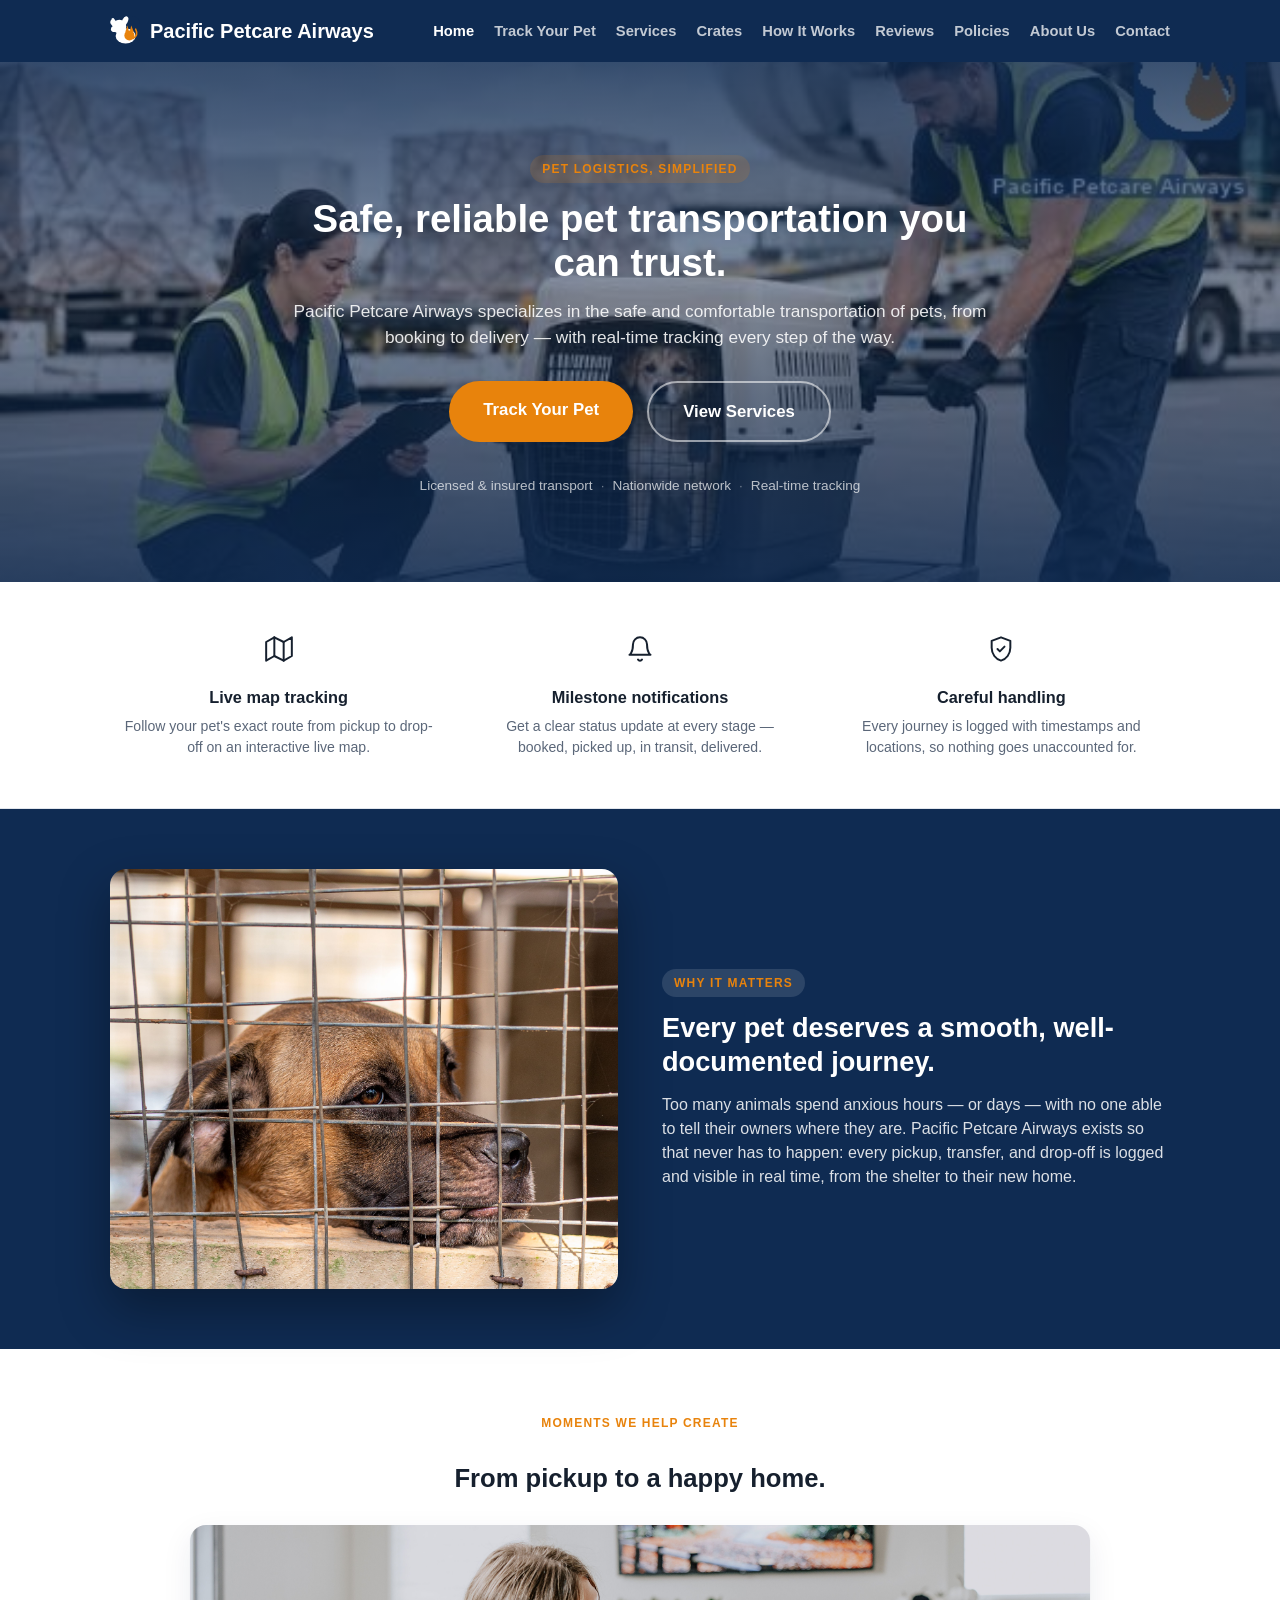
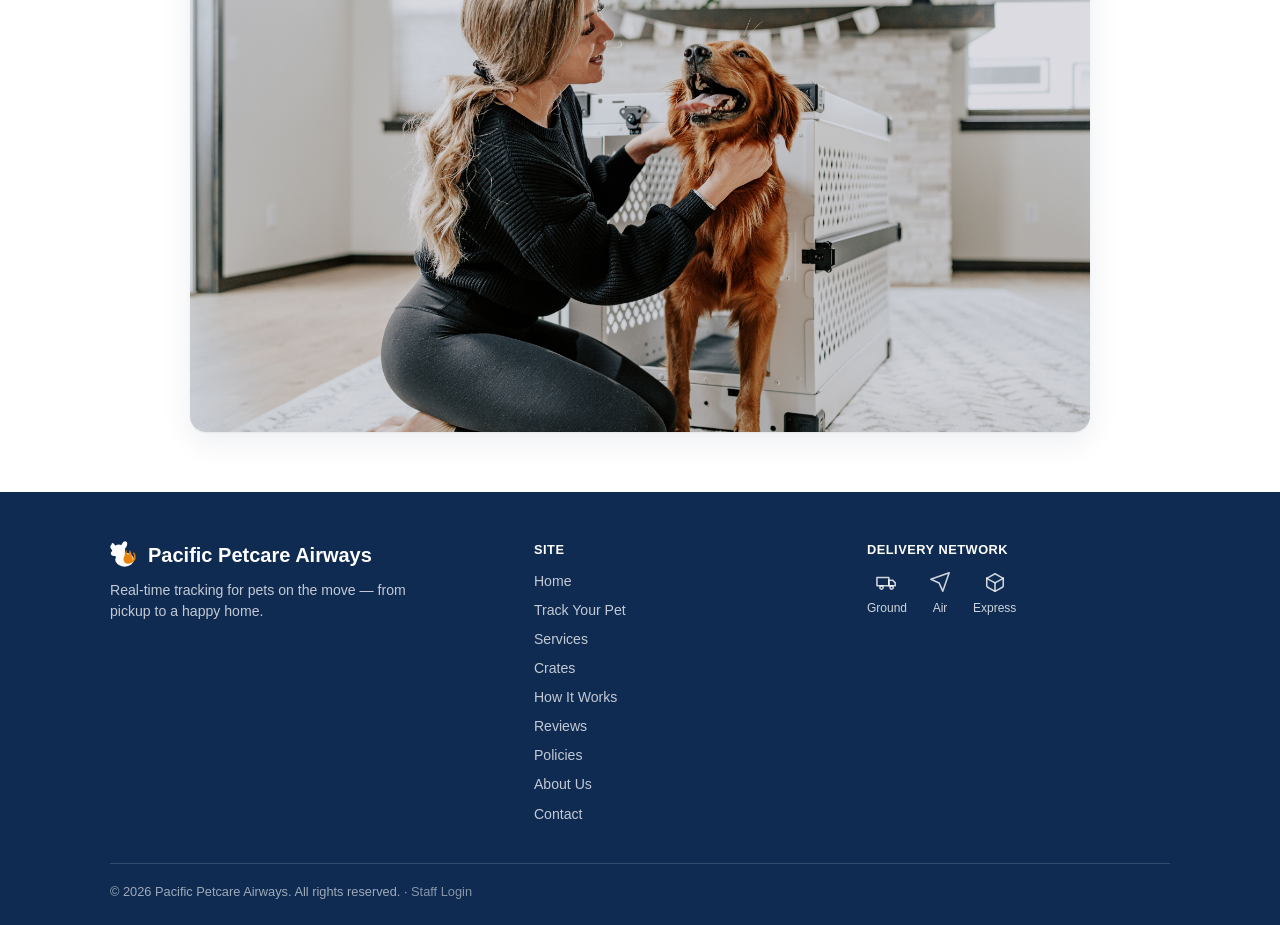
<file: index.html>
<!DOCTYPE html>
<html lang="en">
<head>
<meta charset="UTF-8">
<meta name="viewport" content="width=device-width, initial-scale=1.0">
<title>Pacific Petcare Airways — Pet Transport Tracking</title>
<link rel="icon" type="image/svg+xml" href="assets/logo.svg">
<link rel="stylesheet" href="css/styles.css">
</head>
<body>

<header class="site-header">
  <div class="header-inner">
    <a href="index.html" class="brand">
      <img class="brand-mark" src="assets/logo.svg" width="30" height="30" alt="">
      <span class="brand-name">Pacific Petcare Airways</span>
    </a>
    <nav class="header-nav">
      <a href="index.html" class="nav-link active">Home</a>
      <a href="track.html" class="nav-link">Track Your Pet</a>
      <a href="service.html" class="nav-link">Services</a>
      <a href="crate.html" class="nav-link">Crates</a>
      <a href="process.html" class="nav-link">How It Works</a>
      <a href="reviews.html" class="nav-link">Reviews</a>
      <a href="policies.html" class="nav-link">Policies</a>
      <a href="about.html" class="nav-link">About Us</a>
      <a href="contact.html" class="nav-link">Contact</a>
    </nav>
  </div>
</header>

<section class="hero">
  <img class="hero-bg-photo" src="assets/photos/stock/home-hero-team.jpg" alt="Pacific Petcare Airways staff loading a dog in a travel crate onto a cargo cart at an airport">
  <div class="hero-scrim"></div>
  <div class="hero-inner">
    <span class="eyebrow">PET LOGISTICS, SIMPLIFIED</span>
    <h1>Safe, reliable pet transportation you can trust.</h1>
    <p>Pacific Petcare Airways specializes in the safe and comfortable transportation of pets, from booking to delivery — with real-time tracking every step of the way.</p>
    <div class="hero-actions">
      <a href="track.html" class="btn btn-primary btn-large">Track Your Pet</a>
      <a href="service.html" class="btn btn-outline-light btn-large">View Services</a>
    </div>
    <div class="hero-trust">
      <span>Licensed &amp; insured transport</span>
      <span class="dot">&middot;</span>
      <span>Nationwide network</span>
      <span class="dot">&middot;</span>
      <span>Real-time tracking</span>
    </div>
  </div>
</section>

<section class="features">
  <div class="features-inner">
    <div class="feature" data-reveal="up" data-reveal-delay="1">
      <div class="feature-icon">
        <svg viewBox="0 0 24 24" width="28" height="28" fill="none" stroke="currentColor" stroke-width="1.7" stroke-linecap="round" stroke-linejoin="round"><polygon points="1 6 1 22 8 18 16 22 23 18 23 2 16 6 8 2 1 6"/><line x1="8" y1="2" x2="8" y2="18"/><line x1="16" y1="6" x2="16" y2="22"/></svg>
      </div>
      <h3>Live map tracking</h3>
      <p>Follow your pet's exact route from pickup to drop-off on an interactive live map.</p>
    </div>
    <div class="feature" data-reveal="up" data-reveal-delay="2">
      <div class="feature-icon">
        <svg viewBox="0 0 24 24" width="28" height="28" fill="none" stroke="currentColor" stroke-width="1.7" stroke-linecap="round" stroke-linejoin="round"><path d="M18 8a6 6 0 0 0-12 0c0 7-3 9-3 9h18s-3-2-3-9"/><path d="M13.73 21a2 2 0 0 1-3.46 0"/></svg>
      </div>
      <h3>Milestone notifications</h3>
      <p>Get a clear status update at every stage — booked, picked up, in transit, delivered.</p>
    </div>
    <div class="feature" data-reveal="up" data-reveal-delay="3">
      <div class="feature-icon">
        <svg viewBox="0 0 24 24" width="28" height="28" fill="none" stroke="currentColor" stroke-width="1.7" stroke-linecap="round" stroke-linejoin="round"><path d="M12 2 4 5v6c0 5.25 3.4 9.74 8 11 4.6-1.26 8-5.75 8-11V5l-8-3z"/><polyline points="9 12 11 14 15 10"/></svg>
      </div>
      <h3>Careful handling</h3>
      <p>Every journey is logged with timestamps and locations, so nothing goes unaccounted for.</p>
    </div>
  </div>
</section>

<section class="story">
  <div class="story-inner">
    <img class="story-photo" data-reveal="left" src="assets/photos/stock/kennel-dog.jpg" alt="A dog waiting in a shelter kennel">
    <div class="story-copy" data-reveal="right">
      <span class="eyebrow eyebrow-dark">WHY IT MATTERS</span>
      <h2>Every pet deserves a smooth, well-documented journey.</h2>
      <p>Too many animals spend anxious hours — or days — with no one able to tell their owners where they are. Pacific Petcare Airways exists so that never has to happen: every pickup, transfer, and drop-off is logged and visible in real time, from the shelter to their new home.</p>
    </div>
  </div>
</section>

<section class="gallery">
  <div class="gallery-inner">
    <span class="eyebrow eyebrow-dark" data-reveal="up">MOMENTS WE HELP CREATE</span>
    <h2 data-reveal="up" data-reveal-delay="1">From pickup to a happy home.</h2>
    <div class="carousel" id="carousel" data-reveal="up" data-reveal-delay="2">
      <img src="assets/photos/stock/delivered-crate.jpg" alt="A dog greeting its owner beside an open travel crate at home" class="carousel-slide active">
      <img src="assets/photos/stock/child-with-dog.jpg" alt="A child hugging a puppy" class="carousel-slide">
      <img src="assets/photos/stock/family-with-cat.jpg" alt="A mother and daughter with their cat by the fireplace" class="carousel-slide">
    </div>
  </div>
</section>

<footer class="site-footer">
  <div class="footer-inner">
    <div class="footer-top">
      <div class="footer-brand">
        <a href="index.html" class="brand">
          <img class="brand-mark" src="assets/logo.svg" width="28" height="28" alt="">
          <span class="brand-name">Pacific Petcare Airways</span>
        </a>
        <p>Real-time tracking for pets on the move — from pickup to a happy home.</p>
      </div>
      <div class="footer-links">
        <h4>Site</h4>
        <a href="index.html">Home</a>
        <a href="track.html">Track Your Pet</a>
        <a href="service.html">Services</a>
        <a href="crate.html">Crates</a>
        <a href="process.html">How It Works</a>
        <a href="reviews.html">Reviews</a>
        <a href="policies.html">Policies</a>
        <a href="about.html">About Us</a>
        <a href="contact.html">Contact</a>
      </div>
      <div class="footer-network">
        <h4>Delivery Network</h4>
        <div class="network-icons">
          <div class="network-icon">
            <svg viewBox="0 0 24 24" width="22" height="22" fill="none" stroke="currentColor" stroke-width="1.7" stroke-linecap="round" stroke-linejoin="round"><rect x="1" y="7" width="13" height="9"/><path d="M14 10h4l3 3v3h-7z"/><circle cx="6" cy="18" r="1.8"/><circle cx="17" cy="18" r="1.8"/></svg>
            <span>Ground</span>
          </div>
          <div class="network-icon">
            <svg viewBox="0 0 24 24" width="22" height="22" fill="none" stroke="currentColor" stroke-width="1.7" stroke-linecap="round" stroke-linejoin="round"><polygon points="22 2 15 22 11 13 2 9 22 2"/></svg>
            <span>Air</span>
          </div>
          <div class="network-icon">
            <svg viewBox="0 0 24 24" width="22" height="22" fill="none" stroke="currentColor" stroke-width="1.7" stroke-linecap="round" stroke-linejoin="round"><path d="M21 8v8a2 2 0 0 1-1 1.7l-7 4a2 2 0 0 1-2 0l-7-4A2 2 0 0 1 3 16V8"/><path d="M3 8l9 5 9-5"/><path d="M12 13v9"/><path d="M3 8l9-5 9 5"/></svg>
            <span>Express</span>
          </div>
        </div>
      </div>
    </div>
    <div class="footer-bottom">
      <p>&copy; <span class="js-year"></span> Pacific Petcare Airways. All rights reserved. · <a href="admin/" class="staff-link">Staff Login</a></p>
    </div>
  </div>
</footer>

<script src="js/site.js"></script>
<script src="js/gallery.js"></script>
</body>
</html>
</file>
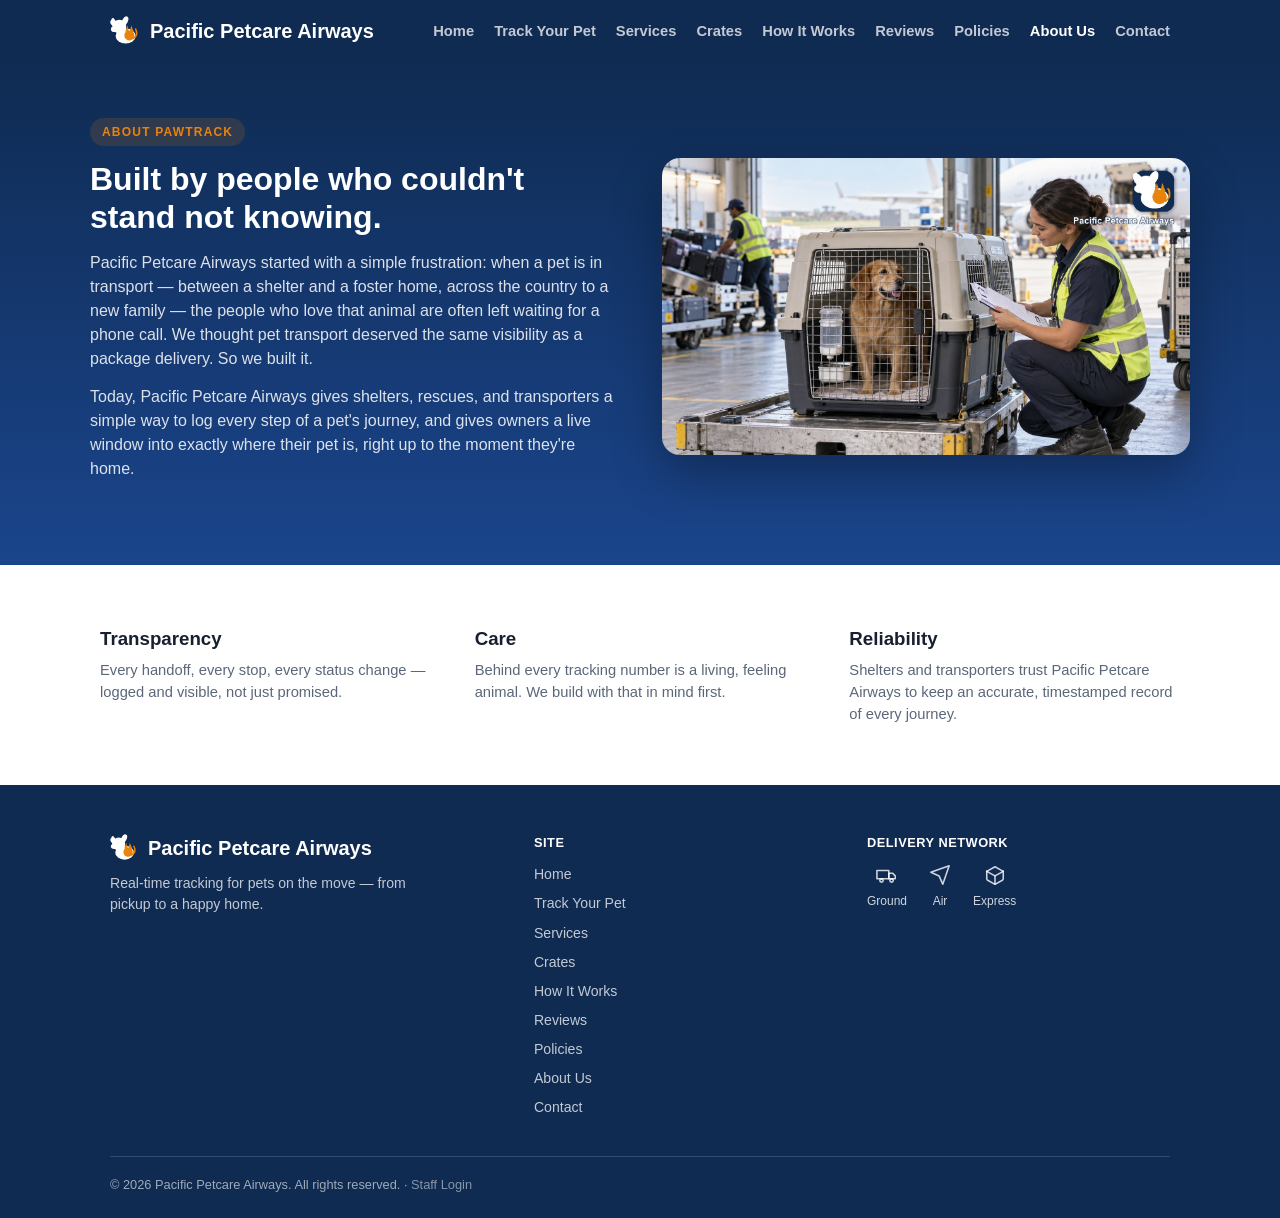
<file: about.html>
<!DOCTYPE html>
<html lang="en">
<head>
<meta charset="UTF-8">
<meta name="viewport" content="width=device-width, initial-scale=1.0">
<title>About Us — Pacific Petcare Airways</title>
<link rel="icon" type="image/svg+xml" href="assets/logo.svg">
<link rel="stylesheet" href="css/styles.css">
</head>
<body>

<header class="site-header">
  <div class="header-inner">
    <a href="index.html" class="brand">
      <img class="brand-mark" src="assets/logo.svg" width="30" height="30" alt="">
      <span class="brand-name">Pacific Petcare Airways</span>
    </a>
    <nav class="header-nav">
      <a href="index.html" class="nav-link">Home</a>
      <a href="track.html" class="nav-link">Track Your Pet</a>
      <a href="service.html" class="nav-link">Services</a>
      <a href="crate.html" class="nav-link">Crates</a>
      <a href="process.html" class="nav-link">How It Works</a>
      <a href="reviews.html" class="nav-link">Reviews</a>
      <a href="policies.html" class="nav-link">Policies</a>
      <a href="about.html" class="nav-link active">About Us</a>
      <a href="contact.html" class="nav-link">Contact</a>
    </nav>
  </div>
</header>

<section class="page-hero">
  <div class="page-hero-inner two-col">
    <div class="page-hero-copy" data-reveal="left">
      <span class="eyebrow">ABOUT PAWTRACK</span>
      <h1>Built by people who couldn't stand not knowing.</h1>
      <p>Pacific Petcare Airways started with a simple frustration: when a pet is in transport — between a shelter and a foster home, across the country to a new family — the people who love that animal are often left waiting for a phone call. We thought pet transport deserved the same visibility as a package delivery. So we built it.</p>
      <p>Today, Pacific Petcare Airways gives shelters, rescues, and transporters a simple way to log every step of a pet's journey, and gives owners a live window into exactly where their pet is, right up to the moment they're home.</p>
    </div>
    <img class="page-hero-photo" data-reveal="right" src="assets/photos/stock/about-team-dog.jpg" alt="A Pacific Petcare Airways staff member checking on a golden retriever in its travel crate before a flight">
  </div>
</section>

<section class="values">
  <div class="values-inner">
    <div class="value" data-reveal="up" data-reveal-delay="1">
      <h3>Transparency</h3>
      <p>Every handoff, every stop, every status change — logged and visible, not just promised.</p>
    </div>
    <div class="value" data-reveal="up" data-reveal-delay="2">
      <h3>Care</h3>
      <p>Behind every tracking number is a living, feeling animal. We build with that in mind first.</p>
    </div>
    <div class="value" data-reveal="up" data-reveal-delay="3">
      <h3>Reliability</h3>
      <p>Shelters and transporters trust Pacific Petcare Airways to keep an accurate, timestamped record of every journey.</p>
    </div>
  </div>
</section>

<footer class="site-footer">
  <div class="footer-inner">
    <div class="footer-top">
      <div class="footer-brand">
        <a href="index.html" class="brand">
          <img class="brand-mark" src="assets/logo.svg" width="28" height="28" alt="">
          <span class="brand-name">Pacific Petcare Airways</span>
        </a>
        <p>Real-time tracking for pets on the move — from pickup to a happy home.</p>
      </div>
      <div class="footer-links">
        <h4>Site</h4>
        <a href="index.html">Home</a>
        <a href="track.html">Track Your Pet</a>
        <a href="service.html">Services</a>
        <a href="crate.html">Crates</a>
        <a href="process.html">How It Works</a>
        <a href="reviews.html">Reviews</a>
        <a href="policies.html">Policies</a>
        <a href="about.html">About Us</a>
        <a href="contact.html">Contact</a>
      </div>
      <div class="footer-network">
        <h4>Delivery Network</h4>
        <div class="network-icons">
          <div class="network-icon">
            <svg viewBox="0 0 24 24" width="22" height="22" fill="none" stroke="currentColor" stroke-width="1.7" stroke-linecap="round" stroke-linejoin="round"><rect x="1" y="7" width="13" height="9"/><path d="M14 10h4l3 3v3h-7z"/><circle cx="6" cy="18" r="1.8"/><circle cx="17" cy="18" r="1.8"/></svg>
            <span>Ground</span>
          </div>
          <div class="network-icon">
            <svg viewBox="0 0 24 24" width="22" height="22" fill="none" stroke="currentColor" stroke-width="1.7" stroke-linecap="round" stroke-linejoin="round"><polygon points="22 2 15 22 11 13 2 9 22 2"/></svg>
            <span>Air</span>
          </div>
          <div class="network-icon">
            <svg viewBox="0 0 24 24" width="22" height="22" fill="none" stroke="currentColor" stroke-width="1.7" stroke-linecap="round" stroke-linejoin="round"><path d="M21 8v8a2 2 0 0 1-1 1.7l-7 4a2 2 0 0 1-2 0l-7-4A2 2 0 0 1 3 16V8"/><path d="M3 8l9 5 9-5"/><path d="M12 13v9"/><path d="M3 8l9-5 9 5"/></svg>
            <span>Express</span>
          </div>
        </div>
      </div>
    </div>
    <div class="footer-bottom">
      <p>&copy; <span class="js-year"></span> Pacific Petcare Airways. All rights reserved. · <a href="admin/" class="staff-link">Staff Login</a></p>
    </div>
  </div>
</footer>

<script src="js/site.js"></script>
</body>
</html>
</file>
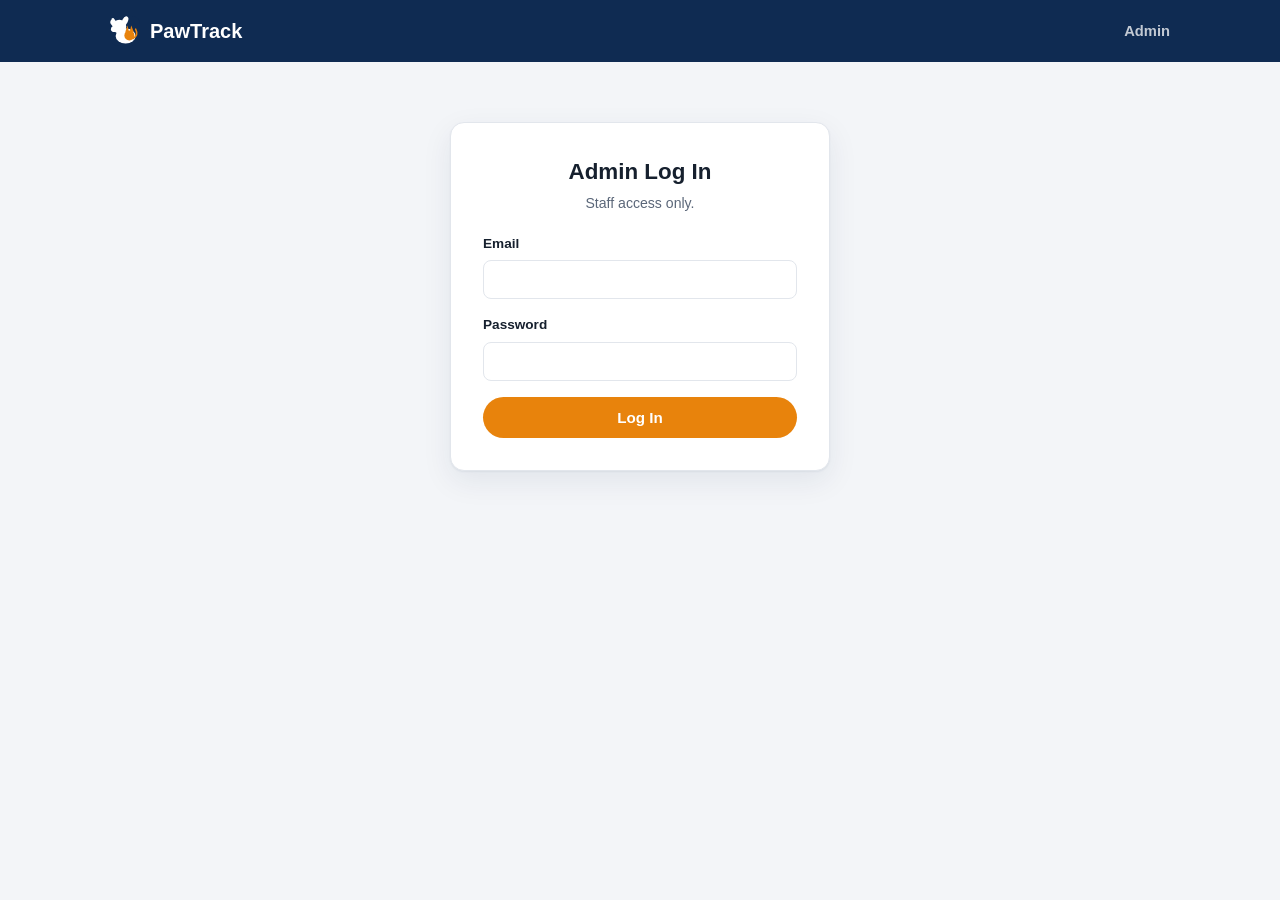
<file: admin.html>
<!DOCTYPE html>
<html lang="en">
<head>
<meta charset="UTF-8">
<meta name="viewport" content="width=device-width, initial-scale=1.0">
<title>Admin — PawTrack</title>
<link rel="icon" type="image/svg+xml" href="assets/logo.svg">
<link rel="stylesheet" href="css/styles.css">
</head>
<body>

<header class="site-header">
  <div class="header-inner">
    <a href="index.html" class="brand">
      <img class="brand-mark" src="assets/logo.svg" width="30" height="30" alt="">
      <span class="brand-name">PawTrack</span>
    </a>
    <nav class="header-nav">
      <span class="nav-link">Admin</span>
    </nav>
  </div>
</header>

<main class="container">

  <section id="loginPanel" class="admin-login">
    <h1>Admin Log In</h1>
    <p class="admin-sub">Staff access only.</p>
    <form id="loginForm">
      <label class="field">
        <span>Email</span>
        <input type="email" id="loginEmail" required autocomplete="username">
      </label>
      <label class="field">
        <span>Password</span>
        <input type="password" id="loginPassword" required autocomplete="current-password">
      </label>
      <p id="loginError" class="login-error" hidden>Incorrect email or password.</p>
      <button type="submit" class="btn btn-primary">Log In</button>
    </form>
  </section>

  <section id="dashboardPanel" class="admin-dashboard" hidden>
    <div class="admin-header">
      <h1>Create a Shipment</h1>
      <button id="logoutBtn" class="btn btn-danger btn-small">Log Out</button>
    </div>

    <form id="createShipmentForm" class="admin-form">
      <div class="field-row">
        <label class="field">
          <span>Pet Name</span>
          <input type="text" id="newPetName" required maxlength="40">
        </label>
        <label class="field">
          <span>Species</span>
          <select id="newSpecies" required>
            <option value="dog">Dog</option>
            <option value="cat">Cat</option>
          </select>
        </label>
      </div>

      <div class="field-row">
        <label class="field">
          <span>Breed</span>
          <input type="text" id="newBreed" maxlength="60">
        </label>
        <label class="field">
          <span>Age</span>
          <input type="text" id="newAge" placeholder="e.g. 2 years" maxlength="30">
        </label>
      </div>

      <label class="field">
        <span>Origin (Pickup Address)</span>
        <input type="text" id="newOrigin" placeholder="e.g. 123 Main St, Houston, TX" required>
      </label>
      <p class="form-section-note">Your pickup location — a full address or just a city both work. The destination comes from the receiver's address below. Map positions are looked up automatically, and only a city-level location is ever shown on the public tracking page — never a full address.</p>

      <label class="field">
        <span>Photo (optional)</span>
        <input type="file" id="newPhoto" accept="image/*">
      </label>

      <label class="field">
        <span>Notes</span>
        <textarea id="newNotes" rows="2" maxlength="300" placeholder="e.g. Shipment booked and confirmed."></textarea>
      </label>

      <h3 class="form-section-heading">Receiver Information</h3>
      <p class="form-section-note">Kept for internal records only — never shown on the public tracking page.</p>

      <label class="field">
        <span>Name</span>
        <input type="text" id="receiverName" required maxlength="80">
      </label>

      <label class="field">
        <span>Address</span>
        <input type="text" id="receiverAddress" required maxlength="150">
      </label>
      <p class="form-section-note">This also sets the delivery destination on the map.</p>

      <div class="field-row">
        <label class="field">
          <span>Country</span>
          <input type="text" id="receiverCountry" required maxlength="60" value="United States">
        </label>
        <label class="field">
          <span>Phone Number</span>
          <input type="tel" id="receiverPhone" required maxlength="30">
        </label>
      </div>

      <label class="field">
        <span>Email Address</span>
        <input type="email" id="receiverEmail" required maxlength="100">
      </label>

      <button type="submit" class="btn btn-primary">Generate Tracking Number</button>
    </form>

    <div id="createResult" class="create-result" hidden>
      <p>Tracking number created:</p>
      <div class="tracking-number-big" id="resultTrackingNumber"></div>
      <a id="resultTrackLink" href="index.html" class="btn btn-primary btn-small">View on Tracking Page</a>
    </div>

    <h2 class="admin-subheading">Shipments</h2>
    <div id="shipmentList"></div>
  </section>

</main>

<script src="js/shipments.js"></script>
<script src="js/admin.js"></script>
</body>
</html>
</file>
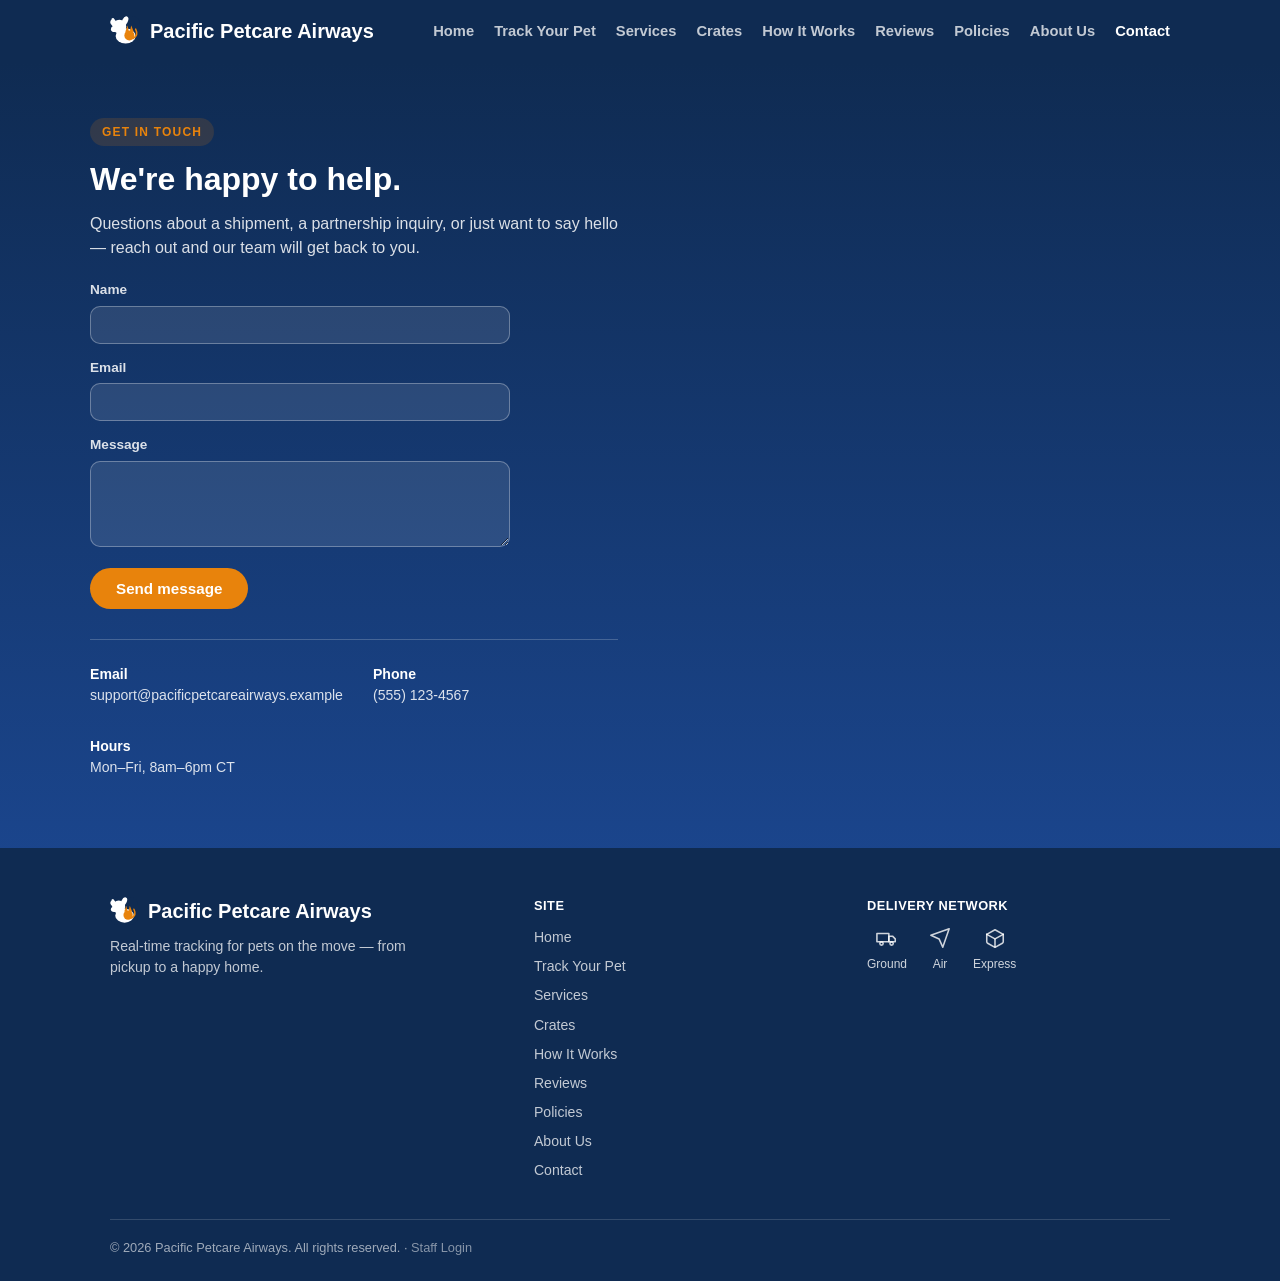
<file: contact.html>
<!DOCTYPE html>
<html lang="en">
<head>
<meta charset="UTF-8">
<meta name="viewport" content="width=device-width, initial-scale=1.0">
<title>Contact — Pacific Petcare Airways</title>
<link rel="icon" type="image/svg+xml" href="assets/logo.svg">
<link rel="stylesheet" href="css/styles.css">
</head>
<body>

<header class="site-header">
  <div class="header-inner">
    <a href="index.html" class="brand">
      <img class="brand-mark" src="assets/logo.svg" width="30" height="30" alt="">
      <span class="brand-name">Pacific Petcare Airways</span>
    </a>
    <nav class="header-nav">
      <a href="index.html" class="nav-link">Home</a>
      <a href="track.html" class="nav-link">Track Your Pet</a>
      <a href="service.html" class="nav-link">Services</a>
      <a href="crate.html" class="nav-link">Crates</a>
      <a href="process.html" class="nav-link">How It Works</a>
      <a href="reviews.html" class="nav-link">Reviews</a>
      <a href="policies.html" class="nav-link">Policies</a>
      <a href="about.html" class="nav-link">About Us</a>
      <a href="contact.html" class="nav-link active">Contact</a>
    </nav>
  </div>
</header>

<section class="page-hero">
  <div class="page-hero-inner two-col">
    <div class="page-hero-copy" data-reveal="left">
      <span class="eyebrow">GET IN TOUCH</span>
      <h1>We're happy to help.</h1>
      <p>Questions about a shipment, a partnership inquiry, or just want to say hello — reach out and our team will get back to you.</p>

      <form id="contactForm" class="contact-form">
        <label class="field">
          <span>Name</span>
          <input type="text" id="contactName" required maxlength="60">
        </label>
        <label class="field">
          <span>Email</span>
          <input type="email" id="contactEmail" required maxlength="80">
        </label>
        <label class="field">
          <span>Message</span>
          <textarea id="contactMessage" rows="4" required maxlength="600"></textarea>
        </label>
        <button type="submit" class="btn btn-primary">Send message</button>

        <div id="contactChoice" class="contact-choice" hidden>
          <p>How would you like to reach us?</p>
          <div class="contact-choice-actions">
            <a id="contactEmailBtn" href="#" class="btn btn-primary btn-small">Send Email</a>
            <a id="contactCallBtn" href="#" class="btn btn-outline-light btn-small">Call Us</a>
          </div>
        </div>
      </form>

      <div class="contact-info">
        <div><strong>Email</strong><br>support@pacificpetcareairways.example</div>
        <div><strong>Phone</strong><br>(555) 123-4567</div>
        <div><strong>Hours</strong><br>Mon–Fri, 8am–6pm CT</div>
      </div>
    </div>
  </div>
</section>

<footer class="site-footer">
  <div class="footer-inner">
    <div class="footer-top">
      <div class="footer-brand">
        <a href="index.html" class="brand">
          <img class="brand-mark" src="assets/logo.svg" width="28" height="28" alt="">
          <span class="brand-name">Pacific Petcare Airways</span>
        </a>
        <p>Real-time tracking for pets on the move — from pickup to a happy home.</p>
      </div>
      <div class="footer-links">
        <h4>Site</h4>
        <a href="index.html">Home</a>
        <a href="track.html">Track Your Pet</a>
        <a href="service.html">Services</a>
        <a href="crate.html">Crates</a>
        <a href="process.html">How It Works</a>
        <a href="reviews.html">Reviews</a>
        <a href="policies.html">Policies</a>
        <a href="about.html">About Us</a>
        <a href="contact.html">Contact</a>
      </div>
      <div class="footer-network">
        <h4>Delivery Network</h4>
        <div class="network-icons">
          <div class="network-icon">
            <svg viewBox="0 0 24 24" width="22" height="22" fill="none" stroke="currentColor" stroke-width="1.7" stroke-linecap="round" stroke-linejoin="round"><rect x="1" y="7" width="13" height="9"/><path d="M14 10h4l3 3v3h-7z"/><circle cx="6" cy="18" r="1.8"/><circle cx="17" cy="18" r="1.8"/></svg>
            <span>Ground</span>
          </div>
          <div class="network-icon">
            <svg viewBox="0 0 24 24" width="22" height="22" fill="none" stroke="currentColor" stroke-width="1.7" stroke-linecap="round" stroke-linejoin="round"><polygon points="22 2 15 22 11 13 2 9 22 2"/></svg>
            <span>Air</span>
          </div>
          <div class="network-icon">
            <svg viewBox="0 0 24 24" width="22" height="22" fill="none" stroke="currentColor" stroke-width="1.7" stroke-linecap="round" stroke-linejoin="round"><path d="M21 8v8a2 2 0 0 1-1 1.7l-7 4a2 2 0 0 1-2 0l-7-4A2 2 0 0 1 3 16V8"/><path d="M3 8l9 5 9-5"/><path d="M12 13v9"/><path d="M3 8l9-5 9 5"/></svg>
            <span>Express</span>
          </div>
        </div>
      </div>
    </div>
    <div class="footer-bottom">
      <p>&copy; <span class="js-year"></span> Pacific Petcare Airways. All rights reserved. · <a href="admin/" class="staff-link">Staff Login</a></p>
    </div>
  </div>
</footer>

<script src="js/site.js"></script>
<script>
  document.getElementById("contactForm").addEventListener("submit", function (e) {
    e.preventDefault();

    var name = document.getElementById("contactName").value.trim();
    var email = document.getElementById("contactEmail").value.trim();
    var message = document.getElementById("contactMessage").value.trim();

    var subject = "Message from " + name + " via Pacific Petcare Airways";
    var body = message + "\n\nFrom: " + name + " (" + email + ")";

    document.getElementById("contactEmailBtn").href =
      "mailto:support@pacificpetcareairways.example?subject=" + encodeURIComponent(subject) + "&body=" + encodeURIComponent(body);
    document.getElementById("contactCallBtn").href = "tel:+15551234567";

    var choice = document.getElementById("contactChoice");
    choice.hidden = false;
    choice.scrollIntoView({ behavior: "smooth", block: "center" });
  });
</script>
</body>
</html>
</file>
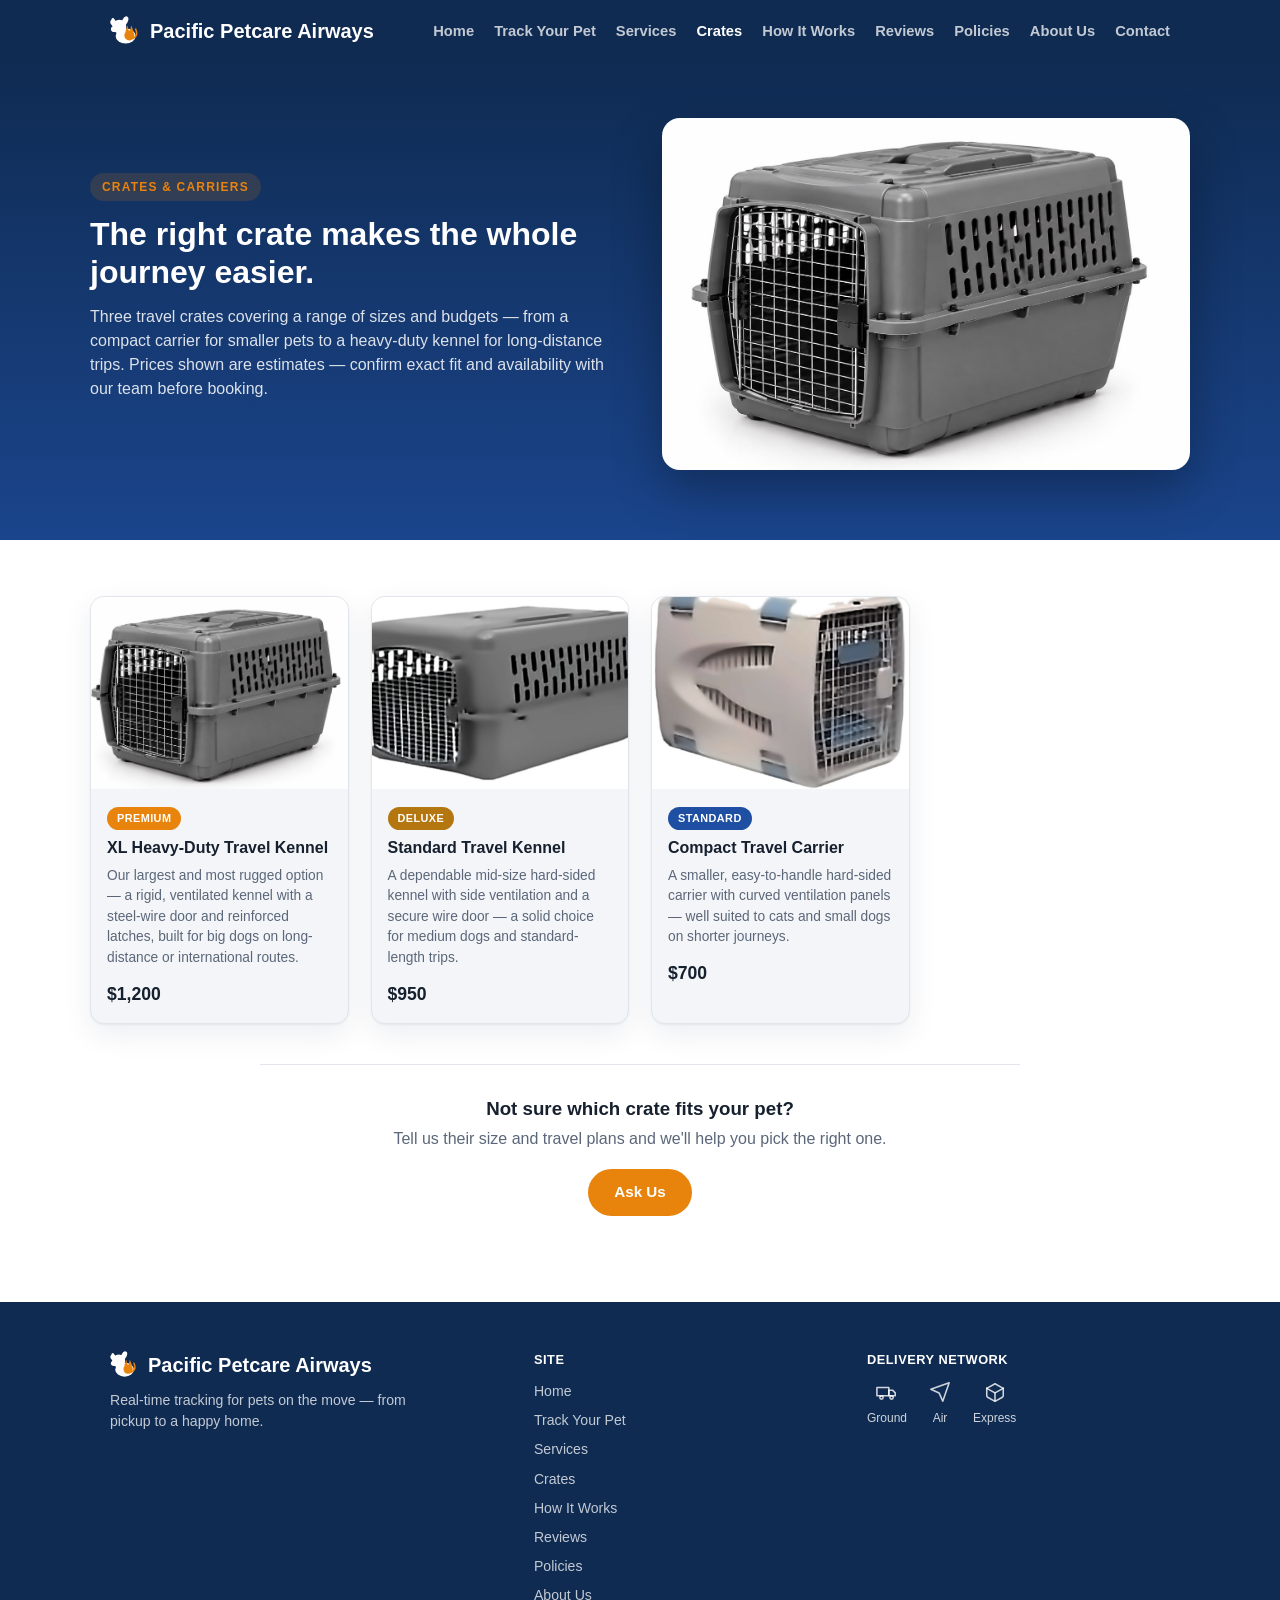
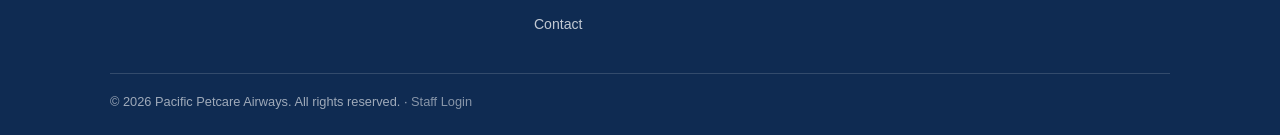
<file: crate.html>
<!DOCTYPE html>
<html lang="en">
<head>
<meta charset="UTF-8">
<meta name="viewport" content="width=device-width, initial-scale=1.0">
<title>Crates &amp; Carriers — Pacific Petcare Airways</title>
<link rel="icon" type="image/svg+xml" href="assets/logo.svg">
<link rel="stylesheet" href="css/styles.css">
</head>
<body>

<header class="site-header">
  <div class="header-inner">
    <a href="index.html" class="brand">
      <img class="brand-mark" src="assets/logo.svg" width="30" height="30" alt="">
      <span class="brand-name">Pacific Petcare Airways</span>
    </a>
    <nav class="header-nav">
      <a href="index.html" class="nav-link">Home</a>
      <a href="track.html" class="nav-link">Track Your Pet</a>
      <a href="service.html" class="nav-link">Services</a>
      <a href="crate.html" class="nav-link active">Crates</a>
      <a href="process.html" class="nav-link">How It Works</a>
      <a href="reviews.html" class="nav-link">Reviews</a>
      <a href="policies.html" class="nav-link">Policies</a>
      <a href="about.html" class="nav-link">About Us</a>
      <a href="contact.html" class="nav-link">Contact</a>
    </nav>
  </div>
</header>

<section class="page-hero">
  <div class="page-hero-inner two-col">
    <div class="page-hero-copy" data-reveal="left">
      <span class="eyebrow">CRATES &amp; CARRIERS</span>
      <h1>The right crate makes the whole journey easier.</h1>
      <p>Three travel crates covering a range of sizes and budgets — from a compact carrier for smaller pets to a heavy-duty kennel for long-distance trips. Prices shown are estimates — confirm exact fit and availability with our team before booking.</p>
    </div>
    <img class="page-hero-photo" data-reveal="right" src="assets/photos/crates/xl-heavy-duty-kennel.jpg" alt="A grey heavy-duty hard-sided travel kennel with a wire door">
  </div>
</section>

<section class="crates-section">
  <div class="crates-inner">

    <div class="crates-grid">

      <div class="crate-card" data-reveal="up" data-reveal-delay="1">
        <img src="assets/photos/crates/xl-heavy-duty-kennel.jpg" alt="A large grey hard-sided travel kennel with a wire door and side ventilation">
        <div class="crate-body">
          <span class="tier tier-premium">Premium</span>
          <h3>XL Heavy-Duty Travel Kennel</h3>
          <p>Our largest and most rugged option — a rigid, ventilated kennel with a steel-wire door and reinforced latches, built for big dogs on long-distance or international routes.</p>
          <div class="crate-price">$1,200</div>
        </div>
      </div>

      <div class="crate-card" data-reveal="up" data-reveal-delay="2">
        <img src="assets/photos/crates/standard-travel-kennel.jpg" alt="A grey hard-sided travel kennel with a wire door and side ventilation">
        <div class="crate-body">
          <span class="tier tier-deluxe">Deluxe</span>
          <h3>Standard Travel Kennel</h3>
          <p>A dependable mid-size hard-sided kennel with side ventilation and a secure wire door — a solid choice for medium dogs and standard-length trips.</p>
          <div class="crate-price">$950</div>
        </div>
      </div>

      <div class="crate-card" data-reveal="up" data-reveal-delay="3">
        <img src="assets/photos/crates/compact-travel-carrier.jpg" alt="A small tan hard-sided pet carrier with curved ventilation panels">
        <div class="crate-body">
          <span class="tier tier-standard">Standard</span>
          <h3>Compact Travel Carrier</h3>
          <p>A smaller, easy-to-handle hard-sided carrier with curved ventilation panels — well suited to cats and small dogs on shorter journeys.</p>
          <div class="crate-price">$700</div>
        </div>
      </div>

    </div>

    <div class="share-experience">
      <h3>Not sure which crate fits your pet?</h3>
      <p>Tell us their size and travel plans and we'll help you pick the right one.</p>
      <a href="contact.html" class="btn btn-primary">Ask Us</a>
    </div>

  </div>
</section>

<footer class="site-footer">
  <div class="footer-inner">
    <div class="footer-top">
      <div class="footer-brand">
        <a href="index.html" class="brand">
          <img class="brand-mark" src="assets/logo.svg" width="28" height="28" alt="">
          <span class="brand-name">Pacific Petcare Airways</span>
        </a>
        <p>Real-time tracking for pets on the move — from pickup to a happy home.</p>
      </div>
      <div class="footer-links">
        <h4>Site</h4>
        <a href="index.html">Home</a>
        <a href="track.html">Track Your Pet</a>
        <a href="service.html">Services</a>
        <a href="crate.html">Crates</a>
        <a href="process.html">How It Works</a>
        <a href="reviews.html">Reviews</a>
        <a href="policies.html">Policies</a>
        <a href="about.html">About Us</a>
        <a href="contact.html">Contact</a>
      </div>
      <div class="footer-network">
        <h4>Delivery Network</h4>
        <div class="network-icons">
          <div class="network-icon">
            <svg viewBox="0 0 24 24" width="22" height="22" fill="none" stroke="currentColor" stroke-width="1.7" stroke-linecap="round" stroke-linejoin="round"><rect x="1" y="7" width="13" height="9"/><path d="M14 10h4l3 3v3h-7z"/><circle cx="6" cy="18" r="1.8"/><circle cx="17" cy="18" r="1.8"/></svg>
            <span>Ground</span>
          </div>
          <div class="network-icon">
            <svg viewBox="0 0 24 24" width="22" height="22" fill="none" stroke="currentColor" stroke-width="1.7" stroke-linecap="round" stroke-linejoin="round"><polygon points="22 2 15 22 11 13 2 9 22 2"/></svg>
            <span>Air</span>
          </div>
          <div class="network-icon">
            <svg viewBox="0 0 24 24" width="22" height="22" fill="none" stroke="currentColor" stroke-width="1.7" stroke-linecap="round" stroke-linejoin="round"><path d="M21 8v8a2 2 0 0 1-1 1.7l-7 4a2 2 0 0 1-2 0l-7-4A2 2 0 0 1 3 16V8"/><path d="M3 8l9 5 9-5"/><path d="M12 13v9"/><path d="M3 8l9-5 9 5"/></svg>
            <span>Express</span>
          </div>
        </div>
      </div>
    </div>
    <div class="footer-bottom">
      <p>&copy; <span class="js-year"></span> Pacific Petcare Airways. All rights reserved. · <a href="admin/" class="staff-link">Staff Login</a></p>
    </div>
  </div>
</footer>

<script src="js/site.js"></script>
</body>
</html>
</file>
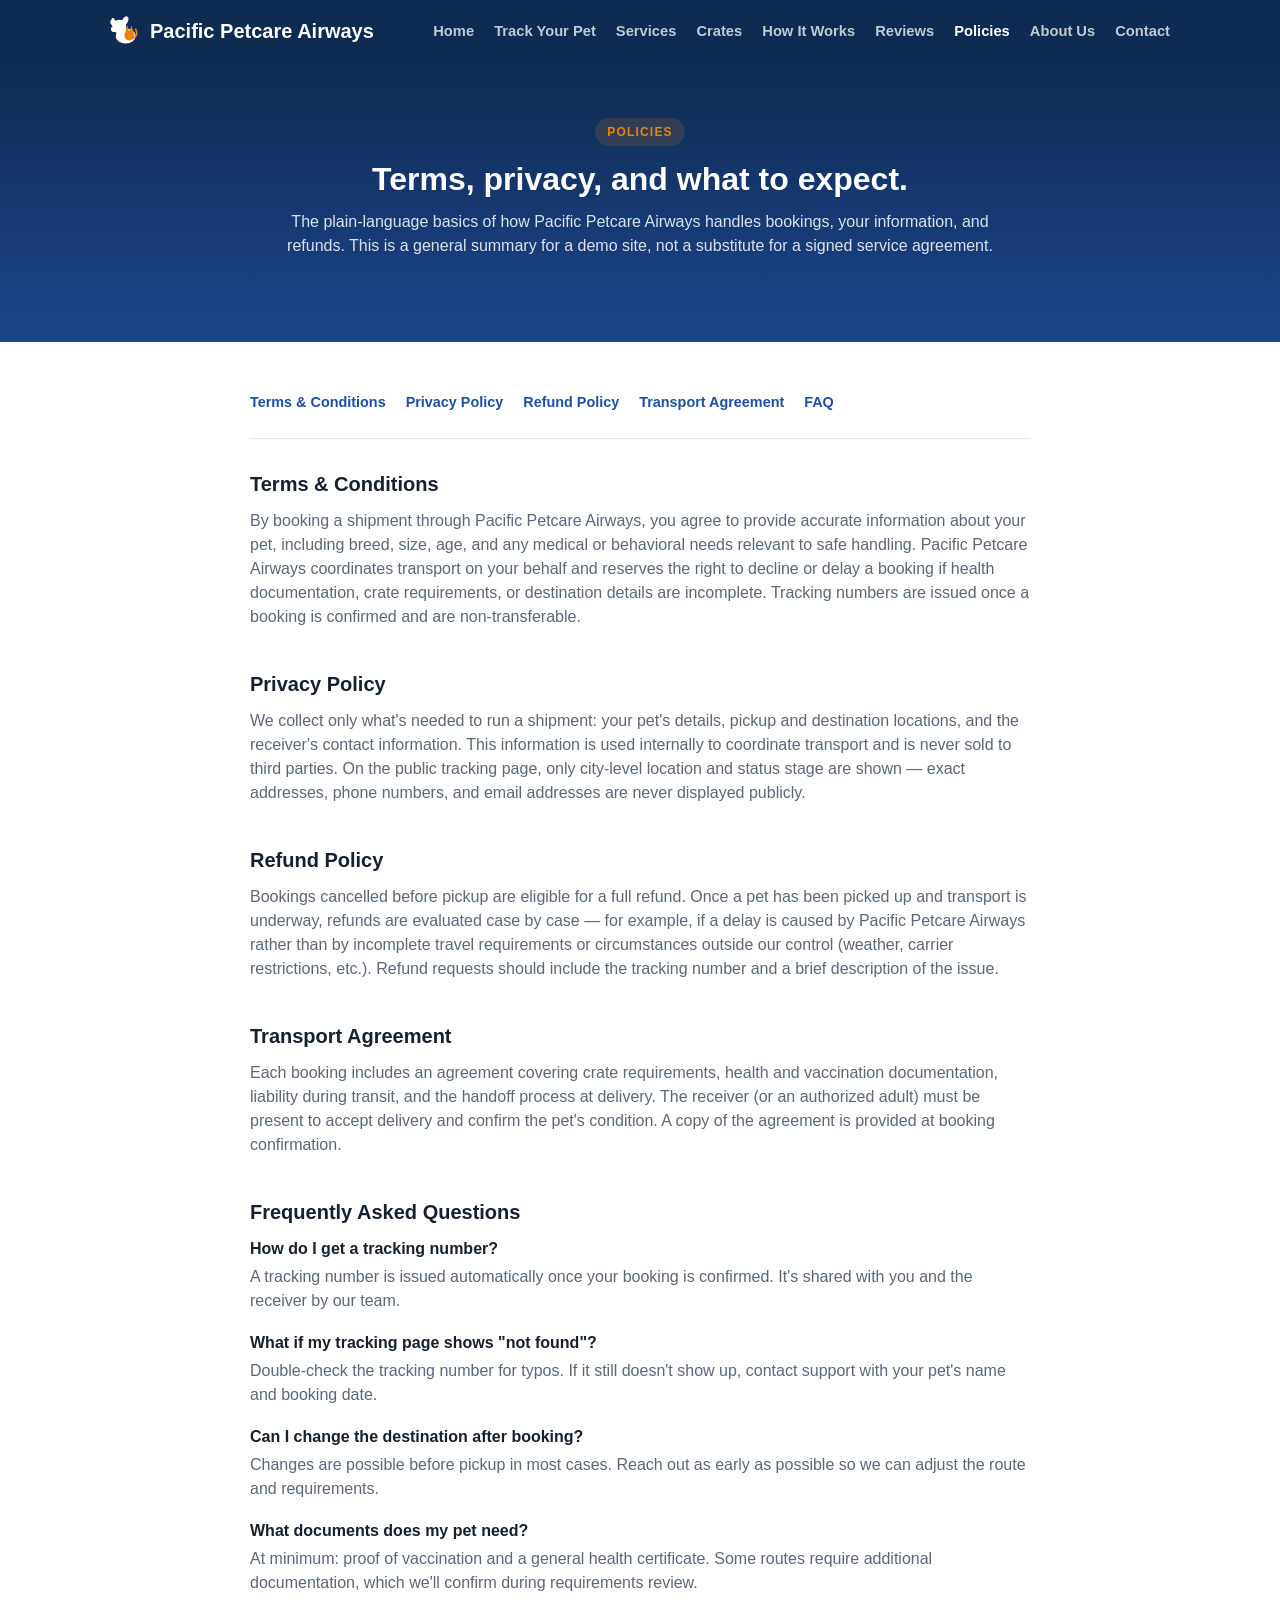
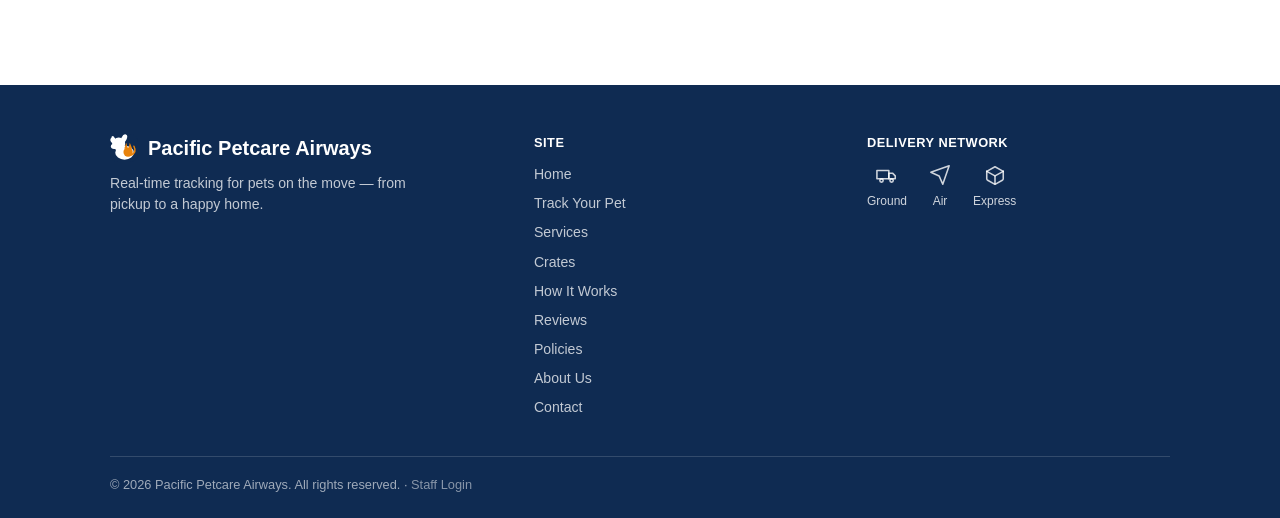
<file: policies.html>
<!DOCTYPE html>
<html lang="en">
<head>
<meta charset="UTF-8">
<meta name="viewport" content="width=device-width, initial-scale=1.0">
<title>Policies — Pacific Petcare Airways</title>
<link rel="icon" type="image/svg+xml" href="assets/logo.svg">
<link rel="stylesheet" href="css/styles.css">
</head>
<body>

<header class="site-header">
  <div class="header-inner">
    <a href="index.html" class="brand">
      <img class="brand-mark" src="assets/logo.svg" width="30" height="30" alt="">
      <span class="brand-name">Pacific Petcare Airways</span>
    </a>
    <nav class="header-nav">
      <a href="index.html" class="nav-link">Home</a>
      <a href="track.html" class="nav-link">Track Your Pet</a>
      <a href="service.html" class="nav-link">Services</a>
      <a href="crate.html" class="nav-link">Crates</a>
      <a href="process.html" class="nav-link">How It Works</a>
      <a href="reviews.html" class="nav-link">Reviews</a>
      <a href="policies.html" class="nav-link active">Policies</a>
      <a href="about.html" class="nav-link">About Us</a>
      <a href="contact.html" class="nav-link">Contact</a>
    </nav>
  </div>
</header>

<section class="track-hero">
  <div class="track-hero-inner">
    <span class="eyebrow">POLICIES</span>
    <h1>Terms, privacy, and what to expect.</h1>
    <p>The plain-language basics of how Pacific Petcare Airways handles bookings, your information, and refunds. This is a general summary for a demo site, not a substitute for a signed service agreement.</p>
  </div>
</section>

<section class="policies-section">
  <div class="policies-inner">

    <nav class="policies-toc" aria-label="Policy sections">
      <a href="#terms">Terms &amp; Conditions</a>
      <a href="#privacy">Privacy Policy</a>
      <a href="#refunds">Refund Policy</a>
      <a href="#agreement">Transport Agreement</a>
      <a href="#faq">FAQ</a>
    </nav>

    <article class="policy-block" id="terms" data-reveal="left">
      <h2>Terms &amp; Conditions</h2>
      <p>By booking a shipment through Pacific Petcare Airways, you agree to provide accurate information about your pet, including breed, size, age, and any medical or behavioral needs relevant to safe handling. Pacific Petcare Airways coordinates transport on your behalf and reserves the right to decline or delay a booking if health documentation, crate requirements, or destination details are incomplete. Tracking numbers are issued once a booking is confirmed and are non-transferable.</p>
    </article>

    <article class="policy-block" id="privacy" data-reveal="right">
      <h2>Privacy Policy</h2>
      <p>We collect only what's needed to run a shipment: your pet's details, pickup and destination locations, and the receiver's contact information. This information is used internally to coordinate transport and is never sold to third parties. On the public tracking page, only city-level location and status stage are shown — exact addresses, phone numbers, and email addresses are never displayed publicly.</p>
    </article>

    <article class="policy-block" id="refunds" data-reveal="left">
      <h2>Refund Policy</h2>
      <p>Bookings cancelled before pickup are eligible for a full refund. Once a pet has been picked up and transport is underway, refunds are evaluated case by case — for example, if a delay is caused by Pacific Petcare Airways rather than by incomplete travel requirements or circumstances outside our control (weather, carrier restrictions, etc.). Refund requests should include the tracking number and a brief description of the issue.</p>
    </article>

    <article class="policy-block" id="agreement" data-reveal="right">
      <h2>Transport Agreement</h2>
      <p>Each booking includes an agreement covering crate requirements, health and vaccination documentation, liability during transit, and the handoff process at delivery. The receiver (or an authorized adult) must be present to accept delivery and confirm the pet's condition. A copy of the agreement is provided at booking confirmation.</p>
    </article>

    <article class="policy-block" id="faq" data-reveal="left">
      <h2>Frequently Asked Questions</h2>

      <div class="faq-item">
        <h3>How do I get a tracking number?</h3>
        <p>A tracking number is issued automatically once your booking is confirmed. It's shared with you and the receiver by our team.</p>
      </div>
      <div class="faq-item">
        <h3>What if my tracking page shows "not found"?</h3>
        <p>Double-check the tracking number for typos. If it still doesn't show up, contact support with your pet's name and booking date.</p>
      </div>
      <div class="faq-item">
        <h3>Can I change the destination after booking?</h3>
        <p>Changes are possible before pickup in most cases. Reach out as early as possible so we can adjust the route and requirements.</p>
      </div>
      <div class="faq-item">
        <h3>What documents does my pet need?</h3>
        <p>At minimum: proof of vaccination and a general health certificate. Some routes require additional documentation, which we'll confirm during requirements review.</p>
      </div>
    </article>

  </div>
</section>

<footer class="site-footer">
  <div class="footer-inner">
    <div class="footer-top">
      <div class="footer-brand">
        <a href="index.html" class="brand">
          <img class="brand-mark" src="assets/logo.svg" width="28" height="28" alt="">
          <span class="brand-name">Pacific Petcare Airways</span>
        </a>
        <p>Real-time tracking for pets on the move — from pickup to a happy home.</p>
      </div>
      <div class="footer-links">
        <h4>Site</h4>
        <a href="index.html">Home</a>
        <a href="track.html">Track Your Pet</a>
        <a href="service.html">Services</a>
        <a href="crate.html">Crates</a>
        <a href="process.html">How It Works</a>
        <a href="reviews.html">Reviews</a>
        <a href="policies.html">Policies</a>
        <a href="about.html">About Us</a>
        <a href="contact.html">Contact</a>
      </div>
      <div class="footer-network">
        <h4>Delivery Network</h4>
        <div class="network-icons">
          <div class="network-icon">
            <svg viewBox="0 0 24 24" width="22" height="22" fill="none" stroke="currentColor" stroke-width="1.7" stroke-linecap="round" stroke-linejoin="round"><rect x="1" y="7" width="13" height="9"/><path d="M14 10h4l3 3v3h-7z"/><circle cx="6" cy="18" r="1.8"/><circle cx="17" cy="18" r="1.8"/></svg>
            <span>Ground</span>
          </div>
          <div class="network-icon">
            <svg viewBox="0 0 24 24" width="22" height="22" fill="none" stroke="currentColor" stroke-width="1.7" stroke-linecap="round" stroke-linejoin="round"><polygon points="22 2 15 22 11 13 2 9 22 2"/></svg>
            <span>Air</span>
          </div>
          <div class="network-icon">
            <svg viewBox="0 0 24 24" width="22" height="22" fill="none" stroke="currentColor" stroke-width="1.7" stroke-linecap="round" stroke-linejoin="round"><path d="M21 8v8a2 2 0 0 1-1 1.7l-7 4a2 2 0 0 1-2 0l-7-4A2 2 0 0 1 3 16V8"/><path d="M3 8l9 5 9-5"/><path d="M12 13v9"/><path d="M3 8l9-5 9 5"/></svg>
            <span>Express</span>
          </div>
        </div>
      </div>
    </div>
    <div class="footer-bottom">
      <p>&copy; <span class="js-year"></span> Pacific Petcare Airways. All rights reserved. · <a href="admin/" class="staff-link">Staff Login</a></p>
    </div>
  </div>
</footer>

<script src="js/site.js"></script>
</body>
</html>
</file>
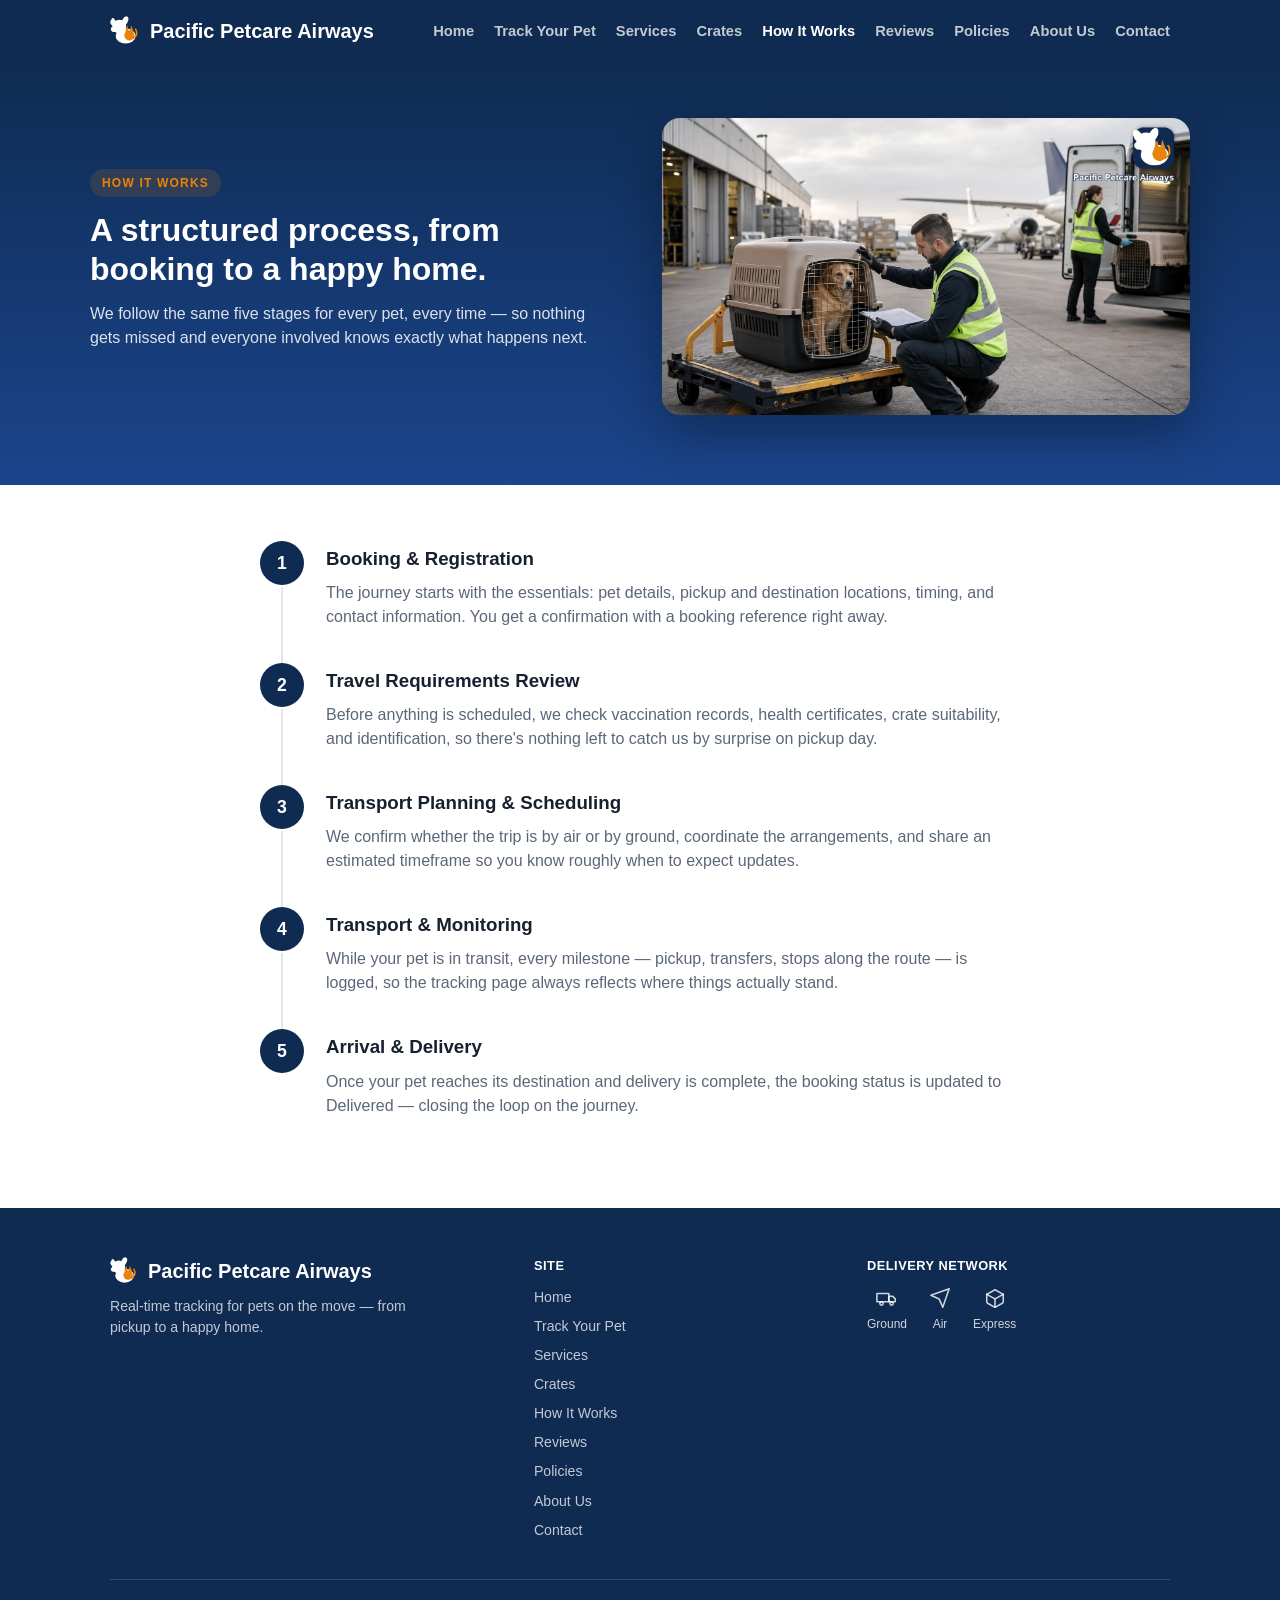
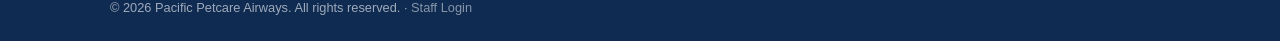
<file: process.html>
<!DOCTYPE html>
<html lang="en">
<head>
<meta charset="UTF-8">
<meta name="viewport" content="width=device-width, initial-scale=1.0">
<title>How It Works — Pacific Petcare Airways</title>
<link rel="icon" type="image/svg+xml" href="assets/logo.svg">
<link rel="stylesheet" href="css/styles.css">
</head>
<body>

<header class="site-header">
  <div class="header-inner">
    <a href="index.html" class="brand">
      <img class="brand-mark" src="assets/logo.svg" width="30" height="30" alt="">
      <span class="brand-name">Pacific Petcare Airways</span>
    </a>
    <nav class="header-nav">
      <a href="index.html" class="nav-link">Home</a>
      <a href="track.html" class="nav-link">Track Your Pet</a>
      <a href="service.html" class="nav-link">Services</a>
      <a href="crate.html" class="nav-link">Crates</a>
      <a href="process.html" class="nav-link active">How It Works</a>
      <a href="reviews.html" class="nav-link">Reviews</a>
      <a href="policies.html" class="nav-link">Policies</a>
      <a href="about.html" class="nav-link">About Us</a>
      <a href="contact.html" class="nav-link">Contact</a>
    </nav>
  </div>
</header>

<section class="page-hero">
  <div class="page-hero-inner two-col">
    <div class="page-hero-copy" data-reveal="left">
      <span class="eyebrow">HOW IT WORKS</span>
      <h1>A structured process, from booking to a happy home.</h1>
      <p>We follow the same five stages for every pet, every time — so nothing gets missed and everyone involved knows exactly what happens next.</p>
    </div>
    <img class="page-hero-photo" data-reveal="right" src="assets/photos/stock/process-team-tarmac.jpg" alt="Pacific Petcare Airways staff checking on a dog in its travel crate on the tarmac, with another staff member loading a crate into a van">
  </div>
</section>

<section class="process-section">
  <div class="process-inner">

    <div class="process-step" data-reveal="left">
      <div class="process-num">1</div>
      <div class="process-body">
        <h3>Booking &amp; Registration</h3>
        <p>The journey starts with the essentials: pet details, pickup and destination locations, timing, and contact information. You get a confirmation with a booking reference right away.</p>
      </div>
    </div>

    <div class="process-step" data-reveal="right">
      <div class="process-num">2</div>
      <div class="process-body">
        <h3>Travel Requirements Review</h3>
        <p>Before anything is scheduled, we check vaccination records, health certificates, crate suitability, and identification, so there's nothing left to catch us by surprise on pickup day.</p>
      </div>
    </div>

    <div class="process-step" data-reveal="left">
      <div class="process-num">3</div>
      <div class="process-body">
        <h3>Transport Planning &amp; Scheduling</h3>
        <p>We confirm whether the trip is by air or by ground, coordinate the arrangements, and share an estimated timeframe so you know roughly when to expect updates.</p>
      </div>
    </div>

    <div class="process-step" data-reveal="right">
      <div class="process-num">4</div>
      <div class="process-body">
        <h3>Transport &amp; Monitoring</h3>
        <p>While your pet is in transit, every milestone — pickup, transfers, stops along the route — is logged, so the tracking page always reflects where things actually stand.</p>
      </div>
    </div>

    <div class="process-step" data-reveal="left">
      <div class="process-num">5</div>
      <div class="process-body">
        <h3>Arrival &amp; Delivery</h3>
        <p>Once your pet reaches its destination and delivery is complete, the booking status is updated to Delivered — closing the loop on the journey.</p>
      </div>
    </div>

  </div>
</section>

<footer class="site-footer">
  <div class="footer-inner">
    <div class="footer-top">
      <div class="footer-brand">
        <a href="index.html" class="brand">
          <img class="brand-mark" src="assets/logo.svg" width="28" height="28" alt="">
          <span class="brand-name">Pacific Petcare Airways</span>
        </a>
        <p>Real-time tracking for pets on the move — from pickup to a happy home.</p>
      </div>
      <div class="footer-links">
        <h4>Site</h4>
        <a href="index.html">Home</a>
        <a href="track.html">Track Your Pet</a>
        <a href="service.html">Services</a>
        <a href="crate.html">Crates</a>
        <a href="process.html">How It Works</a>
        <a href="reviews.html">Reviews</a>
        <a href="policies.html">Policies</a>
        <a href="about.html">About Us</a>
        <a href="contact.html">Contact</a>
      </div>
      <div class="footer-network">
        <h4>Delivery Network</h4>
        <div class="network-icons">
          <div class="network-icon">
            <svg viewBox="0 0 24 24" width="22" height="22" fill="none" stroke="currentColor" stroke-width="1.7" stroke-linecap="round" stroke-linejoin="round"><rect x="1" y="7" width="13" height="9"/><path d="M14 10h4l3 3v3h-7z"/><circle cx="6" cy="18" r="1.8"/><circle cx="17" cy="18" r="1.8"/></svg>
            <span>Ground</span>
          </div>
          <div class="network-icon">
            <svg viewBox="0 0 24 24" width="22" height="22" fill="none" stroke="currentColor" stroke-width="1.7" stroke-linecap="round" stroke-linejoin="round"><polygon points="22 2 15 22 11 13 2 9 22 2"/></svg>
            <span>Air</span>
          </div>
          <div class="network-icon">
            <svg viewBox="0 0 24 24" width="22" height="22" fill="none" stroke="currentColor" stroke-width="1.7" stroke-linecap="round" stroke-linejoin="round"><path d="M21 8v8a2 2 0 0 1-1 1.7l-7 4a2 2 0 0 1-2 0l-7-4A2 2 0 0 1 3 16V8"/><path d="M3 8l9 5 9-5"/><path d="M12 13v9"/><path d="M3 8l9-5 9 5"/></svg>
            <span>Express</span>
          </div>
        </div>
      </div>
    </div>
    <div class="footer-bottom">
      <p>&copy; <span class="js-year"></span> Pacific Petcare Airways. All rights reserved. · <a href="admin/" class="staff-link">Staff Login</a></p>
    </div>
  </div>
</footer>

<script src="js/site.js"></script>
</body>
</html>
</file>
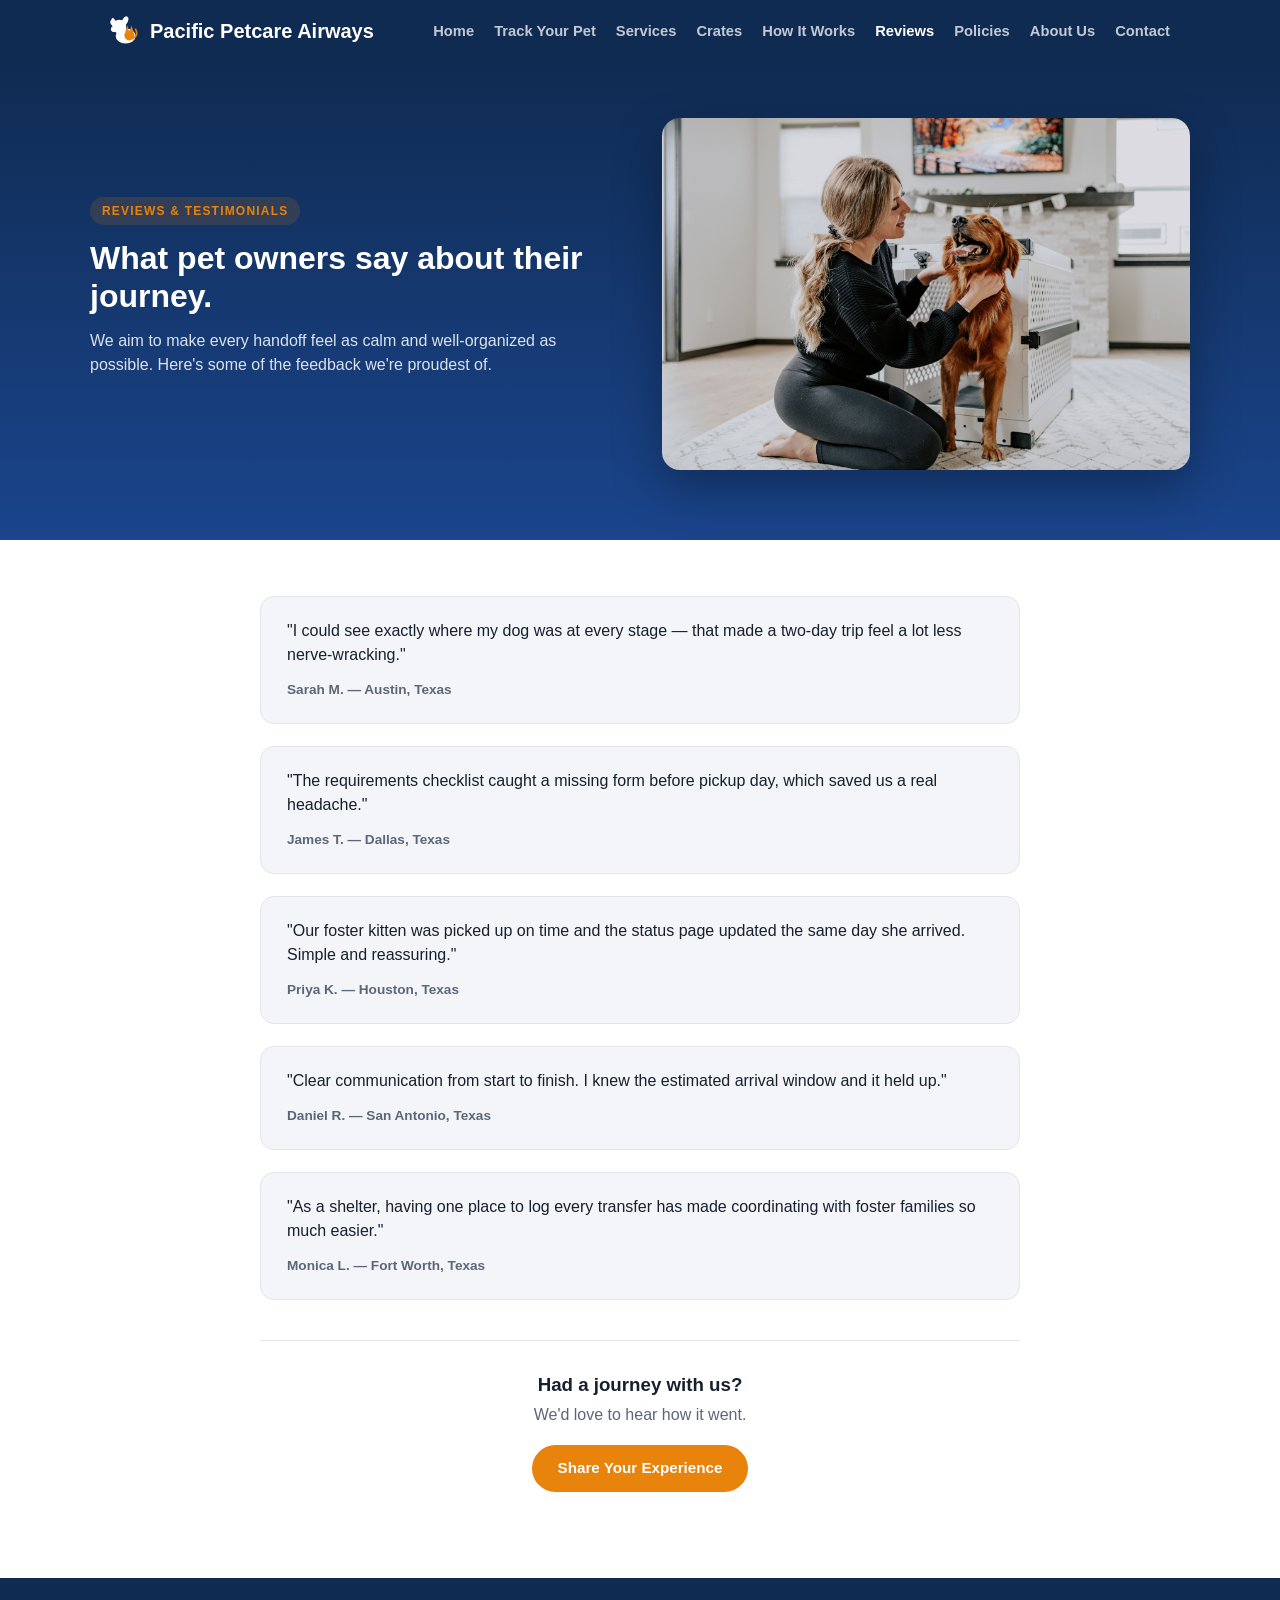
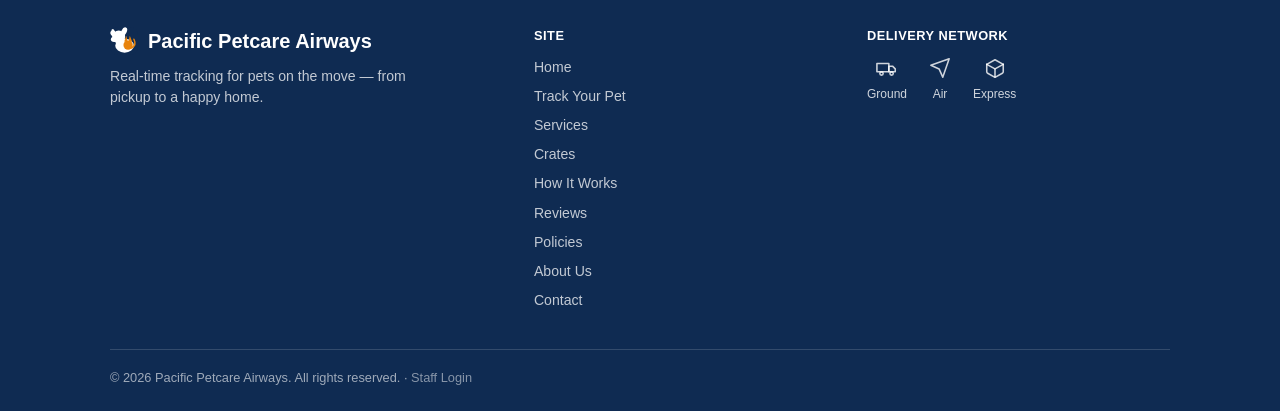
<file: reviews.html>
<!DOCTYPE html>
<html lang="en">
<head>
<meta charset="UTF-8">
<meta name="viewport" content="width=device-width, initial-scale=1.0">
<title>Reviews &amp; Testimonials — Pacific Petcare Airways</title>
<link rel="icon" type="image/svg+xml" href="assets/logo.svg">
<link rel="stylesheet" href="css/styles.css">
</head>
<body>

<header class="site-header">
  <div class="header-inner">
    <a href="index.html" class="brand">
      <img class="brand-mark" src="assets/logo.svg" width="30" height="30" alt="">
      <span class="brand-name">Pacific Petcare Airways</span>
    </a>
    <nav class="header-nav">
      <a href="index.html" class="nav-link">Home</a>
      <a href="track.html" class="nav-link">Track Your Pet</a>
      <a href="service.html" class="nav-link">Services</a>
      <a href="crate.html" class="nav-link">Crates</a>
      <a href="process.html" class="nav-link">How It Works</a>
      <a href="reviews.html" class="nav-link active">Reviews</a>
      <a href="policies.html" class="nav-link">Policies</a>
      <a href="about.html" class="nav-link">About Us</a>
      <a href="contact.html" class="nav-link">Contact</a>
    </nav>
  </div>
</header>

<section class="page-hero">
  <div class="page-hero-inner two-col">
    <div class="page-hero-copy" data-reveal="left">
      <span class="eyebrow">REVIEWS &amp; TESTIMONIALS</span>
      <h1>What pet owners say about their journey.</h1>
      <p>We aim to make every handoff feel as calm and well-organized as possible. Here's some of the feedback we're proudest of.</p>
    </div>
    <img class="page-hero-photo" data-reveal="right" src="assets/photos/stock/delivered-crate.jpg" alt="A dog reunited with its owner beside an open travel crate">
  </div>
</section>

<section class="reviews-section">
  <div class="reviews-inner">

    <blockquote class="review" data-reveal="left">
      <p>"I could see exactly where my dog was at every stage — that made a two-day trip feel a lot less nerve-wracking."</p>
      <cite>Sarah M. — Austin, Texas</cite>
    </blockquote>

    <blockquote class="review" data-reveal="right">
      <p>"The requirements checklist caught a missing form before pickup day, which saved us a real headache."</p>
      <cite>James T. — Dallas, Texas</cite>
    </blockquote>

    <blockquote class="review" data-reveal="left">
      <p>"Our foster kitten was picked up on time and the status page updated the same day she arrived. Simple and reassuring."</p>
      <cite>Priya K. — Houston, Texas</cite>
    </blockquote>

    <blockquote class="review" data-reveal="right">
      <p>"Clear communication from start to finish. I knew the estimated arrival window and it held up."</p>
      <cite>Daniel R. — San Antonio, Texas</cite>
    </blockquote>

    <blockquote class="review" data-reveal="left">
      <p>"As a shelter, having one place to log every transfer has made coordinating with foster families so much easier."</p>
      <cite>Monica L. — Fort Worth, Texas</cite>
    </blockquote>

  </div>

  <div class="share-experience">
    <h3>Had a journey with us?</h3>
    <p>We'd love to hear how it went.</p>
    <a href="contact.html" class="btn btn-primary">Share Your Experience</a>
  </div>
</section>

<footer class="site-footer">
  <div class="footer-inner">
    <div class="footer-top">
      <div class="footer-brand">
        <a href="index.html" class="brand">
          <img class="brand-mark" src="assets/logo.svg" width="28" height="28" alt="">
          <span class="brand-name">Pacific Petcare Airways</span>
        </a>
        <p>Real-time tracking for pets on the move — from pickup to a happy home.</p>
      </div>
      <div class="footer-links">
        <h4>Site</h4>
        <a href="index.html">Home</a>
        <a href="track.html">Track Your Pet</a>
        <a href="service.html">Services</a>
        <a href="crate.html">Crates</a>
        <a href="process.html">How It Works</a>
        <a href="reviews.html">Reviews</a>
        <a href="policies.html">Policies</a>
        <a href="about.html">About Us</a>
        <a href="contact.html">Contact</a>
      </div>
      <div class="footer-network">
        <h4>Delivery Network</h4>
        <div class="network-icons">
          <div class="network-icon">
            <svg viewBox="0 0 24 24" width="22" height="22" fill="none" stroke="currentColor" stroke-width="1.7" stroke-linecap="round" stroke-linejoin="round"><rect x="1" y="7" width="13" height="9"/><path d="M14 10h4l3 3v3h-7z"/><circle cx="6" cy="18" r="1.8"/><circle cx="17" cy="18" r="1.8"/></svg>
            <span>Ground</span>
          </div>
          <div class="network-icon">
            <svg viewBox="0 0 24 24" width="22" height="22" fill="none" stroke="currentColor" stroke-width="1.7" stroke-linecap="round" stroke-linejoin="round"><polygon points="22 2 15 22 11 13 2 9 22 2"/></svg>
            <span>Air</span>
          </div>
          <div class="network-icon">
            <svg viewBox="0 0 24 24" width="22" height="22" fill="none" stroke="currentColor" stroke-width="1.7" stroke-linecap="round" stroke-linejoin="round"><path d="M21 8v8a2 2 0 0 1-1 1.7l-7 4a2 2 0 0 1-2 0l-7-4A2 2 0 0 1 3 16V8"/><path d="M3 8l9 5 9-5"/><path d="M12 13v9"/><path d="M3 8l9-5 9 5"/></svg>
            <span>Express</span>
          </div>
        </div>
      </div>
    </div>
    <div class="footer-bottom">
      <p>&copy; <span class="js-year"></span> Pacific Petcare Airways. All rights reserved. · <a href="admin/" class="staff-link">Staff Login</a></p>
    </div>
  </div>
</footer>

<script src="js/site.js"></script>
</body>
</html>
</file>
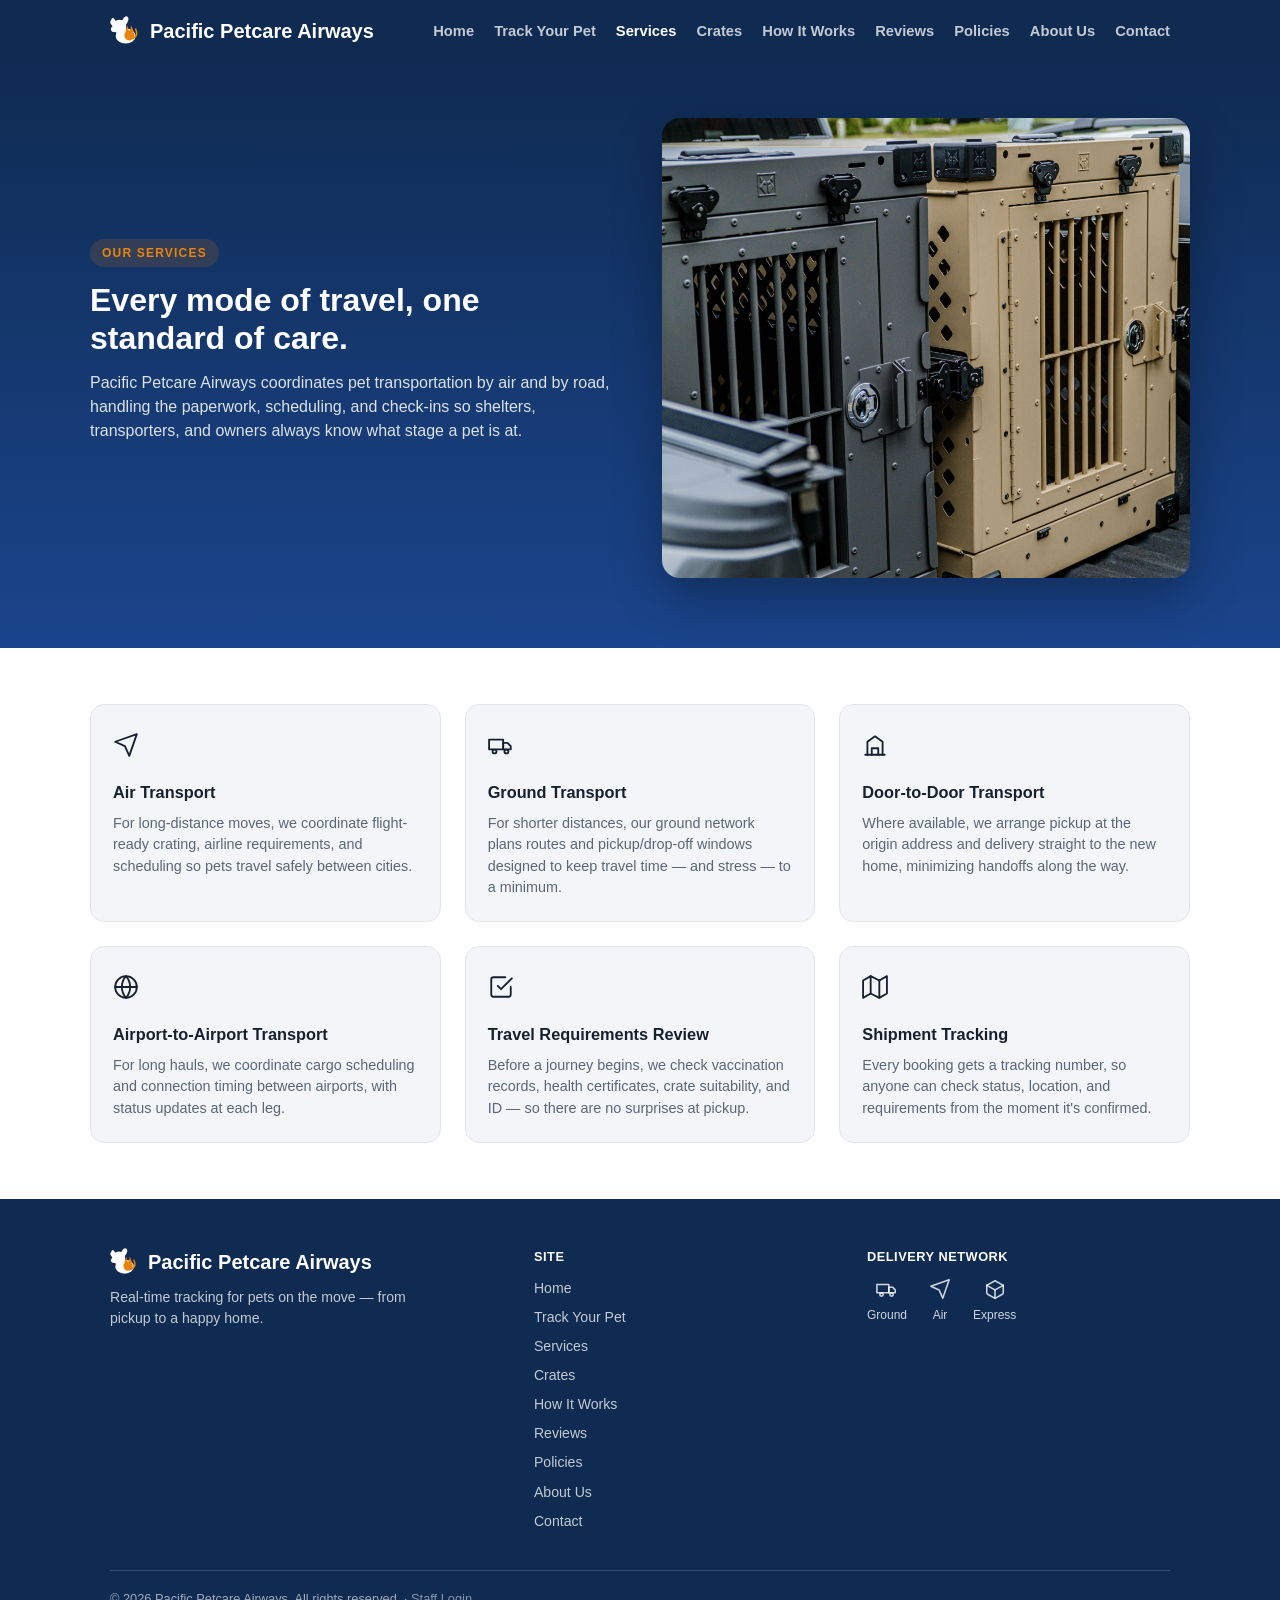
<file: service.html>
<!DOCTYPE html>
<html lang="en">
<head>
<meta charset="UTF-8">
<meta name="viewport" content="width=device-width, initial-scale=1.0">
<title>Services — Pacific Petcare Airways</title>
<link rel="icon" type="image/svg+xml" href="assets/logo.svg">
<link rel="stylesheet" href="css/styles.css">
</head>
<body>

<header class="site-header">
  <div class="header-inner">
    <a href="index.html" class="brand">
      <img class="brand-mark" src="assets/logo.svg" width="30" height="30" alt="">
      <span class="brand-name">Pacific Petcare Airways</span>
    </a>
    <nav class="header-nav">
      <a href="index.html" class="nav-link">Home</a>
      <a href="track.html" class="nav-link">Track Your Pet</a>
      <a href="service.html" class="nav-link active">Services</a>
      <a href="crate.html" class="nav-link">Crates</a>
      <a href="process.html" class="nav-link">How It Works</a>
      <a href="reviews.html" class="nav-link">Reviews</a>
      <a href="policies.html" class="nav-link">Policies</a>
      <a href="about.html" class="nav-link">About Us</a>
      <a href="contact.html" class="nav-link">Contact</a>
    </nav>
  </div>
</header>

<section class="page-hero">
  <div class="page-hero-inner two-col">
    <div class="page-hero-copy" data-reveal="left">
      <span class="eyebrow">OUR SERVICES</span>
      <h1>Every mode of travel, one standard of care.</h1>
      <p>Pacific Petcare Airways coordinates pet transportation by air and by road, handling the paperwork, scheduling, and check-ins so shelters, transporters, and owners always know what stage a pet is at.</p>
    </div>
    <img class="page-hero-photo" data-reveal="right" src="assets/photos/stock/transport-crate.jpg" alt="Secure travel crates loaded for transport">
  </div>
</section>

<section class="services-grid-section">
  <div class="services-grid-inner">

    <div class="service-card" data-reveal="up" data-reveal-delay="1">
      <div class="feature-icon">
        <svg viewBox="0 0 24 24" width="26" height="26" fill="none" stroke="currentColor" stroke-width="1.7" stroke-linecap="round" stroke-linejoin="round"><polygon points="22 2 15 22 11 13 2 9 22 2"/></svg>
      </div>
      <h3>Air Transport</h3>
      <p>For long-distance moves, we coordinate flight-ready crating, airline requirements, and scheduling so pets travel safely between cities.</p>
    </div>

    <div class="service-card" data-reveal="up" data-reveal-delay="2">
      <div class="feature-icon">
        <svg viewBox="0 0 24 24" width="26" height="26" fill="none" stroke="currentColor" stroke-width="1.7" stroke-linecap="round" stroke-linejoin="round"><rect x="1" y="7" width="13" height="9"/><path d="M14 10h4l3 3v3h-7z"/><circle cx="6" cy="18" r="1.8"/><circle cx="17" cy="18" r="1.8"/></svg>
      </div>
      <h3>Ground Transport</h3>
      <p>For shorter distances, our ground network plans routes and pickup/drop-off windows designed to keep travel time — and stress — to a minimum.</p>
    </div>

    <div class="service-card" data-reveal="up" data-reveal-delay="3">
      <div class="feature-icon">
        <svg viewBox="0 0 24 24" width="26" height="26" fill="none" stroke="currentColor" stroke-width="1.7" stroke-linecap="round" stroke-linejoin="round"><path d="M3 21h18"/><path d="M5 21V9l7-5 7 5v12"/><path d="M9 21v-6h6v6"/></svg>
      </div>
      <h3>Door-to-Door Transport</h3>
      <p>Where available, we arrange pickup at the origin address and delivery straight to the new home, minimizing handoffs along the way.</p>
    </div>

    <div class="service-card" data-reveal="up" data-reveal-delay="1">
      <div class="feature-icon">
        <svg viewBox="0 0 24 24" width="26" height="26" fill="none" stroke="currentColor" stroke-width="1.7" stroke-linecap="round" stroke-linejoin="round"><circle cx="12" cy="12" r="10"/><path d="M12 2a15 15 0 0 1 0 20 15 15 0 0 1 0-20z"/><path d="M2 12h20"/></svg>
      </div>
      <h3>Airport-to-Airport Transport</h3>
      <p>For long hauls, we coordinate cargo scheduling and connection timing between airports, with status updates at each leg.</p>
    </div>

    <div class="service-card" data-reveal="up" data-reveal-delay="2">
      <div class="feature-icon">
        <svg viewBox="0 0 24 24" width="26" height="26" fill="none" stroke="currentColor" stroke-width="1.7" stroke-linecap="round" stroke-linejoin="round"><path d="M9 11l3 3L22 4"/><path d="M21 12v7a2 2 0 0 1-2 2H5a2 2 0 0 1-2-2V5a2 2 0 0 1 2-2h11"/></svg>
      </div>
      <h3>Travel Requirements Review</h3>
      <p>Before a journey begins, we check vaccination records, health certificates, crate suitability, and ID — so there are no surprises at pickup.</p>
    </div>

    <div class="service-card" data-reveal="up" data-reveal-delay="3">
      <div class="feature-icon">
        <svg viewBox="0 0 24 24" width="26" height="26" fill="none" stroke="currentColor" stroke-width="1.7" stroke-linecap="round" stroke-linejoin="round"><polygon points="1 6 1 22 8 18 16 22 23 18 23 2 16 6 8 2 1 6"/><line x1="8" y1="2" x2="8" y2="18"/><line x1="16" y1="6" x2="16" y2="22"/></svg>
      </div>
      <h3>Shipment Tracking</h3>
      <p>Every booking gets a tracking number, so anyone can check status, location, and requirements from the moment it's confirmed.</p>
    </div>

  </div>
</section>

<footer class="site-footer">
  <div class="footer-inner">
    <div class="footer-top">
      <div class="footer-brand">
        <a href="index.html" class="brand">
          <img class="brand-mark" src="assets/logo.svg" width="28" height="28" alt="">
          <span class="brand-name">Pacific Petcare Airways</span>
        </a>
        <p>Real-time tracking for pets on the move — from pickup to a happy home.</p>
      </div>
      <div class="footer-links">
        <h4>Site</h4>
        <a href="index.html">Home</a>
        <a href="track.html">Track Your Pet</a>
        <a href="service.html">Services</a>
        <a href="crate.html">Crates</a>
        <a href="process.html">How It Works</a>
        <a href="reviews.html">Reviews</a>
        <a href="policies.html">Policies</a>
        <a href="about.html">About Us</a>
        <a href="contact.html">Contact</a>
      </div>
      <div class="footer-network">
        <h4>Delivery Network</h4>
        <div class="network-icons">
          <div class="network-icon">
            <svg viewBox="0 0 24 24" width="22" height="22" fill="none" stroke="currentColor" stroke-width="1.7" stroke-linecap="round" stroke-linejoin="round"><rect x="1" y="7" width="13" height="9"/><path d="M14 10h4l3 3v3h-7z"/><circle cx="6" cy="18" r="1.8"/><circle cx="17" cy="18" r="1.8"/></svg>
            <span>Ground</span>
          </div>
          <div class="network-icon">
            <svg viewBox="0 0 24 24" width="22" height="22" fill="none" stroke="currentColor" stroke-width="1.7" stroke-linecap="round" stroke-linejoin="round"><polygon points="22 2 15 22 11 13 2 9 22 2"/></svg>
            <span>Air</span>
          </div>
          <div class="network-icon">
            <svg viewBox="0 0 24 24" width="22" height="22" fill="none" stroke="currentColor" stroke-width="1.7" stroke-linecap="round" stroke-linejoin="round"><path d="M21 8v8a2 2 0 0 1-1 1.7l-7 4a2 2 0 0 1-2 0l-7-4A2 2 0 0 1 3 16V8"/><path d="M3 8l9 5 9-5"/><path d="M12 13v9"/><path d="M3 8l9-5 9 5"/></svg>
            <span>Express</span>
          </div>
        </div>
      </div>
    </div>
    <div class="footer-bottom">
      <p>&copy; <span class="js-year"></span> Pacific Petcare Airways. All rights reserved. · <a href="admin/" class="staff-link">Staff Login</a></p>
    </div>
  </div>
</footer>

<script src="js/site.js"></script>
</body>
</html>
</file>
<file: css/styles.css>
:root {
  --bg: #f3f5f8;
  --surface: #ffffff;
  --border: #e2e6ec;
  --text: #16202e;
  --text-muted: #5b6779;
  --navy: #0f2b52;
  --navy-light: #1f4fa3;
  --accent: #e8830c;
  --accent-hover: #cf7307;
  --success: #1c8a5a;
  --warn: #b4770f;
  --danger: #c23b30;
  --radius: 14px;
  --shadow: 0 1px 2px rgba(15, 43, 82, 0.06), 0 10px 30px rgba(15, 43, 82, 0.08);
}

@media (prefers-color-scheme: dark) {
  :root:not([data-theme="light"]) {
    --bg: #0f1420;
    --surface: #171e2c;
    --border: #2b3345;
    --text: #eef1f6;
    --text-muted: #98a2b5;
    --navy: #16345f;
    --navy-light: #3a6bc4;
    --accent: #f2a03d;
    --accent-hover: #f7b25c;
    --shadow: 0 1px 2px rgba(0,0,0,0.4), 0 10px 30px rgba(0,0,0,0.35);
  }
}
:root[data-theme="dark"] {
  --bg: #0f1420;
  --surface: #171e2c;
  --border: #2b3345;
  --text: #eef1f6;
  --text-muted: #98a2b5;
  --navy: #16345f;
  --navy-light: #3a6bc4;
  --accent: #f2a03d;
  --accent-hover: #f7b25c;
  --shadow: 0 1px 2px rgba(0,0,0,0.4), 0 10px 30px rgba(0,0,0,0.35);
}

* { box-sizing: border-box; }
[hidden] { display: none !important; }

body {
  margin: 0;
  background: var(--bg);
  color: var(--text);
  font-family: -apple-system, BlinkMacSystemFont, "Segoe UI", Roboto, Helvetica, Arial, sans-serif;
  line-height: 1.5;
}

.site-header {
  background: var(--navy);
  color: #fff;
}
.header-inner {
  max-width: 1100px;
  margin: 0 auto;
  padding: 16px 20px;
  display: flex;
  align-items: center;
  justify-content: space-between;
}
.brand { display: flex; align-items: center; gap: 10px; font-weight: 700; font-size: 1.25rem; color: #fff; text-decoration: none; }
.brand-mark { border-radius: 8px; display: block; }
.header-nav { display: flex; gap: 20px; flex-wrap: wrap; justify-content: flex-end; }
.nav-link { color: rgba(255,255,255,0.75); text-decoration: none; font-weight: 600; font-size: 0.92rem; }
.nav-link.active, .nav-link:hover { color: #fff; }

.hero {
  position: relative;
  color: #fff;
  padding: 84px 20px 76px;
  text-align: center;
  overflow: hidden;
  min-height: 520px;
  display: flex;
  align-items: center;
  background: var(--navy);
}
.hero-bg-photo {
  position: absolute;
  inset: 0;
  width: 100%;
  height: 100%;
  object-fit: cover;
  object-position: center 32%;
  z-index: 0;
}
.hero-scrim {
  position: absolute;
  inset: 0;
  background: linear-gradient(180deg, rgba(15,43,82,0.82) 0%, rgba(15,43,82,0.46) 45%, rgba(15,43,82,0.85) 100%);
  z-index: 1;
}
.hero-inner {
  position: relative;
  z-index: 2;
  max-width: 720px;
  margin: 0 auto;
  width: 100%;
}
.hero h1 { font-size: 2.4rem; margin: 0 0 14px; line-height: 1.15; }
.hero p { color: rgba(255,255,255,0.88); margin: 0 0 30px; font-size: 1.08rem; }

.eyebrow {
  display: inline-block;
  font-size: 0.75rem;
  font-weight: 800;
  letter-spacing: 0.1em;
  color: var(--accent);
  background: rgba(232, 131, 12, 0.15);
  padding: 5px 12px;
  border-radius: 999px;
  margin-bottom: 14px;
}

.hero-actions {
  display: flex;
  gap: 14px;
  justify-content: center;
  flex-wrap: wrap;
}

.hero-trust {
  margin-top: 34px;
  font-size: 0.85rem;
  color: rgba(255,255,255,0.7);
  display: flex;
  justify-content: center;
  flex-wrap: wrap;
  gap: 8px;
}
.hero-trust .dot { color: rgba(255,255,255,0.4); }

.features {
  background: var(--surface);
  border-bottom: 1px solid var(--border);
}
.features-inner {
  max-width: 1100px;
  margin: 0 auto;
  padding: 40px 20px;
  display: grid;
  grid-template-columns: repeat(3, 1fr);
  gap: 24px;
}
.feature { text-align: center; padding: 10px; }
.feature-icon { font-size: 1.8rem; margin-bottom: 10px; }
.feature h3 { margin: 0 0 6px; font-size: 1.02rem; }
.feature p { margin: 0; color: var(--text-muted); font-size: 0.88rem; }

@media (max-width: 860px) {
  .features-inner { grid-template-columns: 1fr; }
}

@media (max-width: 600px) {
  .hero { min-height: 0; padding: 32px 20px 40px; flex-direction: column; }
  .hero-bg-photo {
    position: static;
    width: 100%;
    max-width: 320px;
    height: auto;
    aspect-ratio: 4 / 3;
    object-fit: cover;
    object-position: center 35%;
    border-radius: var(--radius);
    display: block;
    margin: 0 auto 22px;
    box-shadow: var(--shadow);
  }
  .hero-scrim { display: none; }
}

@media (max-width: 560px) {
  .header-inner { flex-direction: column; gap: 10px; padding: 14px 20px; }
  .header-nav { gap: 8px 14px; justify-content: center; }
}

.track-form {
  display: flex;
  gap: 10px;
  background: #fff;
  padding: 6px;
  border-radius: 999px;
  box-shadow: var(--shadow);
}
.track-form input {
  flex: 1;
  border: none;
  background: transparent;
  padding: 12px 18px;
  font-size: 1rem;
  color: var(--text);
  outline: none;
}

.btn {
  display: inline-block;
  border: none;
  border-radius: 999px;
  padding: 12px 26px;
  font-size: 0.95rem;
  font-weight: 700;
  cursor: pointer;
  text-decoration: none;
  transition: background 0.15s ease, transform 0.05s ease;
}
.btn:active { transform: scale(0.97); }
.btn-primary { background: var(--accent); color: #fff; }
.btn-primary:hover { background: var(--accent-hover); }

.btn-large { padding: 16px 34px; font-size: 1.05rem; }

.btn-outline-light {
  background: transparent;
  color: #fff;
  border: 2px solid rgba(255,255,255,0.55);
}
.btn-outline-light:hover { background: rgba(255,255,255,0.12); border-color: #fff; }

.btn-neutral { background: var(--border); color: var(--text); }
.btn-neutral:hover { background: var(--text-muted); color: #fff; }

.container {
  max-width: 1100px;
  margin: 40px auto 60px;
  padding: 0 20px;
  position: relative;
}

.not-found {
  background: var(--surface);
  border: 1px solid var(--border);
  border-radius: var(--radius);
  padding: 40px;
  text-align: center;
  color: var(--text-muted);
  box-shadow: var(--shadow);
  margin-top: 34px;
}

.summary-card {
  background: var(--surface);
  border: 1px solid var(--border);
  border-radius: var(--radius);
  box-shadow: var(--shadow);
  padding: 20px;
  display: flex;
  gap: 20px;
}
.summary-photo {
  width: 110px; height: 110px;
  border-radius: 12px;
  object-fit: cover;
  flex-shrink: 0;
}
.summary-info { flex: 1; min-width: 0; }
.summary-top { display: flex; justify-content: space-between; align-items: flex-start; gap: 10px; flex-wrap: wrap; }
.summary-info h2 { margin: 0 0 2px; font-size: 1.3rem; }
.summary-meta { color: var(--text-muted); font-size: 0.9rem; }

.status-pill {
  display: inline-block;
  font-weight: 700;
  font-size: 0.78rem;
  text-transform: uppercase;
  letter-spacing: 0.03em;
  padding: 6px 14px;
  border-radius: 999px;
  color: #fff;
  white-space: nowrap;
}
.status-Booked { background: #6b7280; }
.status-Picked-Up { background: var(--navy-light); }
.status-In-Transit { background: var(--warn); }
.status-Out-for-Delivery { background: var(--accent); }
.status-Delivered { background: var(--success); }

.route-line { display: flex; align-items: center; gap: 14px; margin: 14px 0 10px; }
.route-label { font-size: 0.72rem; text-transform: uppercase; color: var(--text-muted); letter-spacing: 0.04em; }
.route-place { font-weight: 600; }
.route-arrow { color: var(--text-muted); }

.tracking-number { font-size: 0.85rem; color: var(--text-muted); }
.tracking-number strong { color: var(--text); letter-spacing: 0.02em; }

.stage-tracker {
  display: flex;
  justify-content: space-between;
  background: var(--surface);
  border: 1px solid var(--border);
  border-radius: var(--radius);
  box-shadow: var(--shadow);
  padding: 28px 24px 20px;
  margin-top: 20px;
  position: relative;
}
.stage {
  flex: 1;
  text-align: center;
  position: relative;
  padding: 0 6px;
}
.stage::before {
  content: "";
  position: absolute;
  top: 15px; left: -50%; width: 100%;
  height: 3px;
  background: var(--border);
  z-index: 0;
}
.stage:first-child::before { display: none; }
.stage.done::before { background: var(--accent); }

.stage-dot {
  width: 32px; height: 32px;
  border-radius: 50%;
  background: var(--border);
  color: var(--text-muted);
  display: flex; align-items: center; justify-content: center;
  font-weight: 700;
  font-size: 0.85rem;
  margin: 0 auto 8px;
  position: relative;
  z-index: 1;
}
.stage.done .stage-dot { background: var(--accent); color: #fff; }
.stage.current .stage-dot { box-shadow: 0 0 0 5px rgba(232, 131, 12, 0.2); }

.stage-label { font-weight: 700; font-size: 0.85rem; }
.stage-date { font-size: 0.72rem; color: var(--text-muted); margin-top: 2px; min-height: 1.2em; }

.map-and-log {
  display: grid;
  grid-template-columns: 1.4fr 1fr;
  gap: 20px;
  margin-top: 20px;
}
.map-card {
  background: var(--surface);
  border: 1px solid var(--border);
  border-radius: var(--radius);
  box-shadow: var(--shadow);
  overflow: hidden;
}
#map { height: 380px; width: 100%; }

.map-pin {
  display: flex; align-items: center; justify-content: center;
  font-weight: 700;
  font-size: 0.8rem;
  border-radius: 50%;
  color: #fff;
  border: 2px solid #fff;
  box-shadow: 0 1px 4px rgba(0,0,0,0.3);
}
.map-pin-origin { background: var(--navy-light); }
.map-pin-dest { background: var(--success); }

.pulse-dot {
  display: block;
  width: 14px; height: 14px;
  border-radius: 50%;
  background: var(--accent);
  border: 2px solid #fff;
  box-shadow: 0 0 0 0 rgba(232, 131, 12, 0.6);
  animation: pulseRing 1.8s ease-out infinite;
}
@keyframes pulseRing {
  0% { box-shadow: 0 0 0 0 rgba(232, 131, 12, 0.6); }
  100% { box-shadow: 0 0 0 12px rgba(232, 131, 12, 0); }
}

.story { background: var(--navy); color: #fff; }
.story-inner {
  max-width: 1100px;
  margin: 0 auto;
  padding: 60px 20px;
  display: grid;
  grid-template-columns: 1fr 1fr;
  gap: 44px;
  align-items: center;
}
.story-photo { width: 100%; border-radius: 16px; box-shadow: 0 20px 50px rgba(0,0,0,0.35); object-fit: cover; max-height: 420px; }
.story-copy h2 { font-size: 1.7rem; margin: 0 0 14px; line-height: 1.25; }
.story-copy p { color: rgba(255,255,255,0.85); margin: 0; }
.eyebrow-dark { background: rgba(255,255,255,0.12); }

.gallery { background: var(--surface); padding: 60px 20px; text-align: center; }
.gallery-inner { max-width: 900px; margin: 0 auto; }
.gallery h2 { font-size: 1.6rem; margin: 8px 0 28px; }
.carousel {
  position: relative;
  width: 100%;
  aspect-ratio: 16 / 9;
  border-radius: 16px;
  overflow: hidden;
  box-shadow: var(--shadow);
}
.carousel-slide {
  position: absolute; inset: 0;
  width: 100%; height: 100%;
  object-fit: cover;
  opacity: 0;
  transition: opacity 1s ease;
}
.carousel-slide.active { opacity: 1; }

@media (max-width: 760px) {
  .story-inner { grid-template-columns: 1fr; text-align: center; }
}

.page-hero {
  background: linear-gradient(180deg, var(--navy) 0%, var(--navy-light) 140%);
  color: #fff;
  padding: 56px 20px 70px;
}
.page-hero-inner { max-width: 1100px; margin: 0 auto; }
.two-col { display: grid; grid-template-columns: 1fr 1fr; gap: 44px; align-items: center; }
.page-hero-copy h1 { font-size: 2rem; margin: 0 0 14px; line-height: 1.2; }
.page-hero-copy p { color: rgba(255,255,255,0.85); margin: 0 0 14px; }
.page-hero-photo { width: 100%; border-radius: 18px; object-fit: cover; max-height: 460px; box-shadow: 0 20px 50px rgba(0,0,0,0.3); }

.reviews-section { background: var(--surface); padding: 56px 20px; }
.reviews-inner { max-width: 760px; margin: 0 auto; display: flex; flex-direction: column; gap: 22px; }
.review {
  margin: 0;
  background: var(--bg);
  border: 1px solid var(--border);
  border-radius: var(--radius);
  padding: 22px 26px;
}
.review p { margin: 0 0 10px; font-size: 1rem; line-height: 1.5; }
.review cite { font-style: normal; font-weight: 600; color: var(--text-muted); font-size: 0.85rem; }

.share-experience {
  max-width: 760px;
  margin: 40px auto 0;
  text-align: center;
  padding: 30px;
  border-top: 1px solid var(--border);
}
.share-experience h3 { margin: 0 0 4px; }
.share-experience p { margin: 0 0 18px; color: var(--text-muted); }

.track-hero {
  background: linear-gradient(180deg, var(--navy) 0%, var(--navy-light) 140%);
  color: #fff;
  padding: 56px 20px 60px;
  text-align: center;
}
.track-hero-inner { max-width: 720px; margin: 0 auto; }
.track-hero h1 { font-size: 2rem; margin: 0 0 12px; line-height: 1.2; }
.track-hero p { color: rgba(255,255,255,0.85); margin: 0 0 24px; }
.track-hero .track-form { max-width: 560px; margin: 0 auto; }

.info-callouts { background: var(--bg); border-bottom: 1px solid var(--border); }
.info-callouts-inner {
  max-width: 1100px;
  margin: 0 auto;
  padding: 36px 20px;
  display: grid;
  grid-template-columns: repeat(3, 1fr);
  gap: 24px;
}
.info-callout h3 { margin: 0 0 6px; font-size: 0.95rem; }
.info-callout p { margin: 0; color: var(--text-muted); font-size: 0.86rem; }
@media (max-width: 760px) {
  .info-callouts-inner { grid-template-columns: 1fr; }
}

.admin-login {
  max-width: 380px;
  margin: 60px auto;
  background: var(--surface);
  border: 1px solid var(--border);
  border-radius: var(--radius);
  box-shadow: var(--shadow);
  padding: 32px;
  text-align: center;
}
.admin-login h1 { margin: 0 0 4px; font-size: 1.4rem; }
.admin-sub { color: var(--text-muted); margin: 0 0 20px; font-size: 0.88rem; }
.admin-login form { text-align: left; }
.login-error { color: var(--danger); font-size: 0.85rem; margin: 0 0 12px; }
.admin-login .btn { width: 100%; }

.admin-header { display: flex; justify-content: space-between; align-items: center; margin-bottom: 20px; }
.admin-header h1 { margin: 0; font-size: 1.4rem; }

.field { display: block; margin-bottom: 16px; }
.field span { display: block; font-size: 0.85rem; font-weight: 600; margin-bottom: 6px; color: var(--text); }
.field input,
.field select,
.field textarea {
  width: 100%;
  padding: 10px 14px;
  border: 1px solid var(--border);
  border-radius: 8px;
  font-size: 0.95rem;
  font-family: inherit;
  color: var(--text);
  background: #fff;
}
.field input:focus,
.field select:focus,
.field textarea:focus {
  outline: none;
  border-color: var(--navy-light);
  box-shadow: 0 0 0 3px rgba(31, 79, 163, 0.15);
}
.field textarea { resize: vertical; }

.field-row { display: flex; gap: 16px; }
.field-row .field { flex: 1; }

@media (max-width: 560px) {
  .field-row { flex-direction: column; gap: 0; }
}

.admin-form {
  background: var(--surface);
  border: 1px solid var(--border);
  border-radius: var(--radius);
  padding: 24px;
  max-width: 560px;
}

.btn-small { padding: 7px 16px; font-size: 0.82rem; }

.create-result {
  max-width: 560px;
  background: var(--surface);
  border: 1px solid var(--border);
  border-radius: var(--radius);
  padding: 22px;
  margin-top: 18px;
  text-align: center;
}
.create-result p { margin: 0 0 6px; color: var(--text-muted); }
.tracking-number-big { font-size: 1.4rem; font-weight: 700; letter-spacing: 0.02em; margin-bottom: 14px; }

.admin-subheading { margin: 36px 0 14px; font-size: 1.05rem; }

.form-section-heading { margin: 24px 0 4px; font-size: 1rem; border-top: 1px solid var(--border); padding-top: 20px; }
.form-section-note { margin: 0 0 14px; color: var(--text-muted); font-size: 0.8rem; }

.admin-row-wrap { max-width: 720px; margin-bottom: 10px; }
.admin-row {
  display: flex;
  align-items: center;
  gap: 14px;
  background: var(--surface);
  border: 1px solid var(--border);
  border-radius: 12px;
  padding: 12px 16px;
  flex-wrap: wrap;
}
.admin-row-details {
  background: var(--bg);
  border: 1px solid var(--border);
  border-top: none;
  border-radius: 0 0 12px 12px;
  padding: 12px 16px;
  margin-top: -1px;
  font-size: 0.86rem;
  display: grid;
  grid-template-columns: repeat(2, 1fr);
  gap: 6px 16px;
}
.admin-row img { width: 44px; height: 44px; border-radius: 8px; object-fit: cover; flex-shrink: 0; }
.admin-row-noimg { width: 44px; height: 44px; border-radius: 8px; background: var(--border); flex-shrink: 0; }
.admin-row-info { flex: 1; min-width: 160px; }
.admin-row-name { font-weight: 700; }
.admin-row-tn { font-weight: 400; color: var(--text-muted); font-size: 0.78rem; margin-left: 6px; }
.admin-row-meta { font-size: 0.82rem; color: var(--text-muted); }
.admin-row-actions { display: flex; gap: 8px; }

.policies-section { background: var(--surface); padding: 50px 20px; }
.policies-inner { max-width: 780px; margin: 0 auto; }
.policies-toc {
  display: flex;
  flex-wrap: wrap;
  gap: 10px 20px;
  padding-bottom: 24px;
  margin-bottom: 30px;
  border-bottom: 1px solid var(--border);
}
.policies-toc a { color: var(--navy-light); text-decoration: none; font-weight: 600; font-size: 0.9rem; }
.policies-toc a:hover { text-decoration: underline; }

.policy-block { margin-bottom: 40px; scroll-margin-top: 20px; }
.policy-block h2 { margin: 0 0 10px; font-size: 1.25rem; }
.policy-block p { margin: 0; color: var(--text-muted); }

.faq-item { margin-bottom: 18px; }
.faq-item h3 { margin: 0 0 4px; font-size: 1rem; }
.faq-item p { margin: 0; color: var(--text-muted); }

.crates-section { background: var(--surface); padding: 56px 20px; }
.crates-inner { max-width: 1100px; margin: 0 auto; }
.crates-grid {
  display: grid;
  grid-template-columns: repeat(auto-fill, minmax(220px, 1fr));
  gap: 22px;
}
.crate-card {
  background: var(--bg);
  border: 1px solid var(--border);
  border-radius: var(--radius);
  overflow: hidden;
  box-shadow: var(--shadow);
}
.crate-card img { width: 100%; aspect-ratio: 4/3; object-fit: cover; display: block; }
.crate-body { padding: 16px; }
.crate-body h3 { margin: 6px 0 6px; font-size: 1rem; }
.crate-body p { margin: 0 0 12px; color: var(--text-muted); font-size: 0.86rem; }
.crate-price { font-weight: 700; font-size: 1.1rem; }

.tier {
  display: inline-block;
  font-size: 0.68rem;
  font-weight: 700;
  text-transform: uppercase;
  letter-spacing: 0.04em;
  padding: 3px 10px;
  border-radius: 999px;
  color: #fff;
}
.tier-economy { background: #6b7280; }
.tier-standard { background: var(--navy-light); }
.tier-deluxe { background: var(--warn); }
.tier-premium { background: var(--accent); }

.process-section { background: var(--surface); padding: 56px 20px; }
.process-inner { max-width: 760px; margin: 0 auto; }
.process-step { display: flex; gap: 22px; position: relative; padding-bottom: 34px; }
.process-step::before {
  content: "";
  position: absolute;
  left: 21px; top: 46px; bottom: 0;
  width: 2px;
  background: var(--border);
}
.process-step:last-child::before { display: none; }
.process-num {
  flex-shrink: 0;
  width: 44px; height: 44px;
  border-radius: 50%;
  background: var(--navy);
  color: #fff;
  display: flex; align-items: center; justify-content: center;
  font-weight: 700;
  font-size: 1.1rem;
  z-index: 1;
}
.process-body h3 { margin: 4px 0 8px; }
.process-body p { margin: 0; color: var(--text-muted); }

.services-grid-section { background: var(--surface); padding: 56px 20px; }
.services-grid-inner {
  max-width: 1100px;
  margin: 0 auto;
  display: grid;
  grid-template-columns: repeat(3, 1fr);
  gap: 24px;
}
.service-card {
  background: var(--bg);
  border: 1px solid var(--border);
  border-radius: var(--radius);
  padding: 22px;
}
.service-card h3 { margin: 4px 0 8px; font-size: 1.02rem; }
.service-card p { margin: 0; color: var(--text-muted); font-size: 0.9rem; }

@media (max-width: 860px) {
  .services-grid-inner { grid-template-columns: 1fr 1fr; }
}
@media (max-width: 560px) {
  .services-grid-inner { grid-template-columns: 1fr; }
}

.values {
  background: var(--surface);
  padding: 50px 20px;
}
.values-inner {
  max-width: 1100px;
  margin: 0 auto;
  display: grid;
  grid-template-columns: repeat(3, 1fr);
  gap: 24px;
}
.value { padding: 10px; }
.value h3 { margin: 0 0 6px; }
.value p { margin: 0; color: var(--text-muted); font-size: 0.92rem; }

.contact-form { margin-top: 20px; max-width: 420px; }
.contact-form .field { margin-bottom: 14px; }
.contact-form label span { display: block; font-size: 0.85rem; font-weight: 600; margin-bottom: 5px; color: rgba(255,255,255,0.85); }
.contact-form input, .contact-form textarea {
  width: 100%;
  background: rgba(255,255,255,0.1);
  border: 1px solid rgba(255,255,255,0.3);
  color: #fff;
  border-radius: 10px;
  padding: 10px 12px;
  font-family: inherit;
  font-size: 0.92rem;
}
.contact-form input::placeholder, .contact-form textarea::placeholder { color: rgba(255,255,255,0.6); }
.contact-choice { margin-top: 16px; }
.contact-choice p { margin: 0 0 10px; font-weight: 600; }
.contact-choice-actions { display: flex; gap: 10px; flex-wrap: wrap; }

.contact-info {
  display: flex;
  gap: 30px;
  flex-wrap: wrap;
  margin-top: 30px;
  padding-top: 24px;
  border-top: 1px solid rgba(255,255,255,0.2);
  font-size: 0.88rem;
  color: rgba(255,255,255,0.85);
}
.contact-info strong { color: #fff; }

@media (max-width: 760px) {
  .two-col { grid-template-columns: 1fr; text-align: center; }
  .contact-form { margin-left: auto; margin-right: auto; text-align: left; }
  .values-inner { grid-template-columns: 1fr; }
}

.log-card {
  background: var(--surface);
  border: 1px solid var(--border);
  border-radius: var(--radius);
  box-shadow: var(--shadow);
  padding: 18px 20px;
  max-height: 380px;
  overflow-y: auto;
}
.log-card h3 { margin: 0 0 12px; font-size: 1rem; }
.event-log { list-style: none; margin: 0; padding: 0; border-left: 2px solid var(--border); }
.event-item { padding: 0 0 16px 16px; position: relative; }
.event-item::before {
  content: "";
  position: absolute; left: -6px; top: 4px;
  width: 10px; height: 10px; border-radius: 50%;
  background: var(--navy-light);
}
.event-item:first-child::before { background: var(--accent); }
.event-date { font-size: 0.75rem; color: var(--text-muted); }
.event-desc { font-size: 0.9rem; margin-top: 2px; }

.site-footer {
  background: var(--navy);
  color: rgba(255,255,255,0.75);
  font-size: 0.88rem;
}
.footer-inner { max-width: 1100px; margin: 0 auto; padding: 48px 20px 24px; }
.footer-top {
  display: grid;
  grid-template-columns: 1.3fr 1fr 1fr;
  gap: 30px;
  padding-bottom: 30px;
}
.footer-brand .brand { color: #fff; margin-bottom: 10px; }
.footer-brand p { margin: 0; max-width: 320px; line-height: 1.5; }
.footer-links h4, .footer-network h4 {
  color: #fff; font-size: 0.8rem; text-transform: uppercase; letter-spacing: 0.04em;
  margin: 0 0 12px;
}
.footer-links { display: flex; flex-direction: column; }
.footer-links a { color: rgba(255,255,255,0.75); text-decoration: none; margin-bottom: 8px; font-size: 0.88rem; }
.footer-links a:hover { color: #fff; }

.network-icons { display: flex; gap: 22px; }
.network-icon { display: flex; flex-direction: column; align-items: center; gap: 6px; color: rgba(255,255,255,0.8); font-size: 0.75rem; }

.footer-bottom {
  border-top: 1px solid rgba(255,255,255,0.15);
  padding-top: 18px;
  font-size: 0.8rem;
  color: rgba(255,255,255,0.6);
}
.footer-bottom p { margin: 0; }
.staff-link { color: rgba(255,255,255,0.5); text-decoration: none; }
.staff-link:hover { color: rgba(255,255,255,0.8); text-decoration: underline; }

@media (max-width: 700px) {
  .footer-top { grid-template-columns: 1fr; text-align: center; }
  .footer-brand .brand { justify-content: center; }
  .footer-brand p { margin: 0 auto; }
  .network-icons { justify-content: center; }
}

@media (max-width: 760px) {
  .map-and-log { grid-template-columns: 1fr; }
  .summary-card { flex-direction: column; }
  .stage-tracker { flex-wrap: wrap; row-gap: 20px; }
  .stage { flex: 1 1 33%; }
  .stage::before { display: none; }
  .hero h1 { font-size: 1.5rem; }
  .track-form { flex-direction: column; border-radius: var(--radius); }
}

/* Scroll-triggered reveal animations */
[data-reveal] {
  opacity: 0;
  transition: opacity 0.7s ease, transform 0.7s ease;
}
[data-reveal="up"] { transform: translateY(40px); }
[data-reveal="left"] { transform: translateX(-56px); }
[data-reveal="right"] { transform: translateX(56px); }
[data-reveal].is-visible {
  opacity: 1;
  transform: none;
}
[data-reveal-delay="1"] { transition-delay: 0.08s; }
[data-reveal-delay="2"] { transition-delay: 0.16s; }
[data-reveal-delay="3"] { transition-delay: 0.24s; }
[data-reveal-delay="4"] { transition-delay: 0.32s; }
[data-reveal-delay="5"] { transition-delay: 0.4s; }

@media (prefers-reduced-motion: reduce) {
  [data-reveal] {
    opacity: 1;
    transform: none;
    transition: none;
  }
}
</file>
